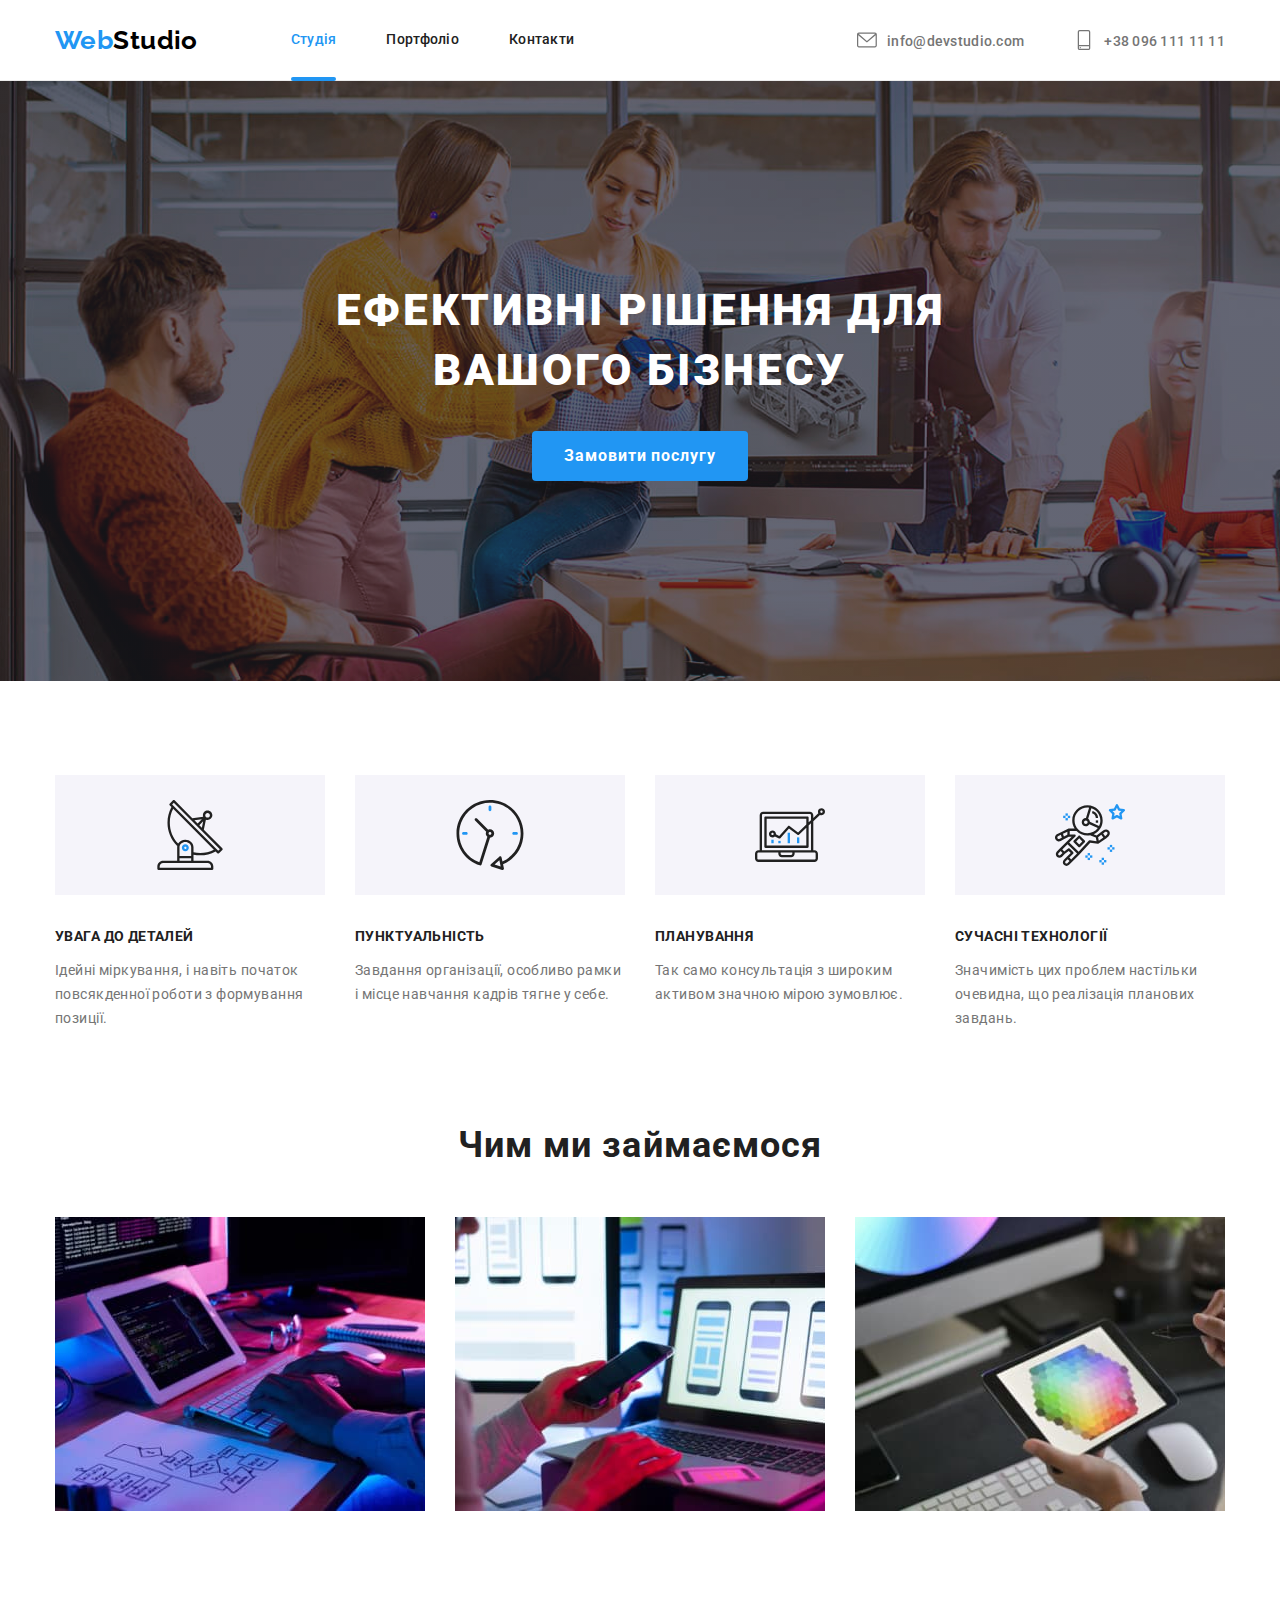
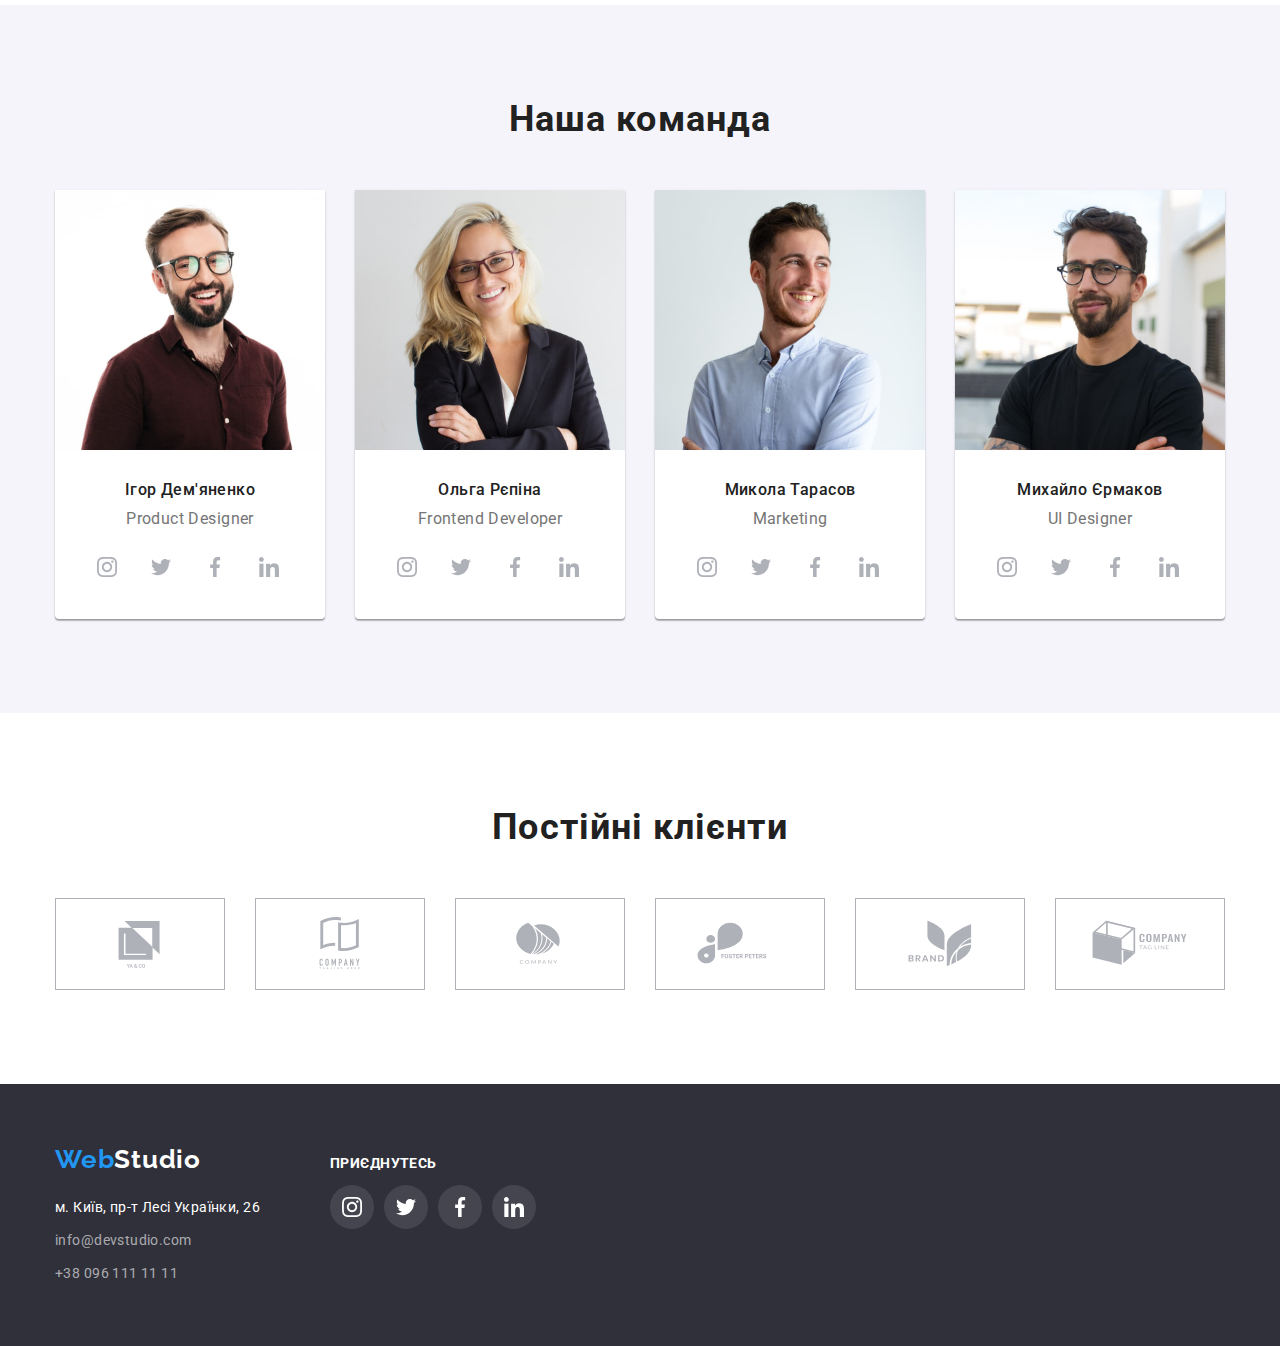
<file: index.html>
<!DOCTYPE html>
<html lang="uk">
  <head>
    <meta charset="UTF-8" />
    <meta http-equiv="X-UA-Compatible" content="IE=edge" />
    <meta name="viewport" content="width=device-width, initial-scale=1.0" />
    <link rel="preconnect" href="https://fonts.googleapis.com" />
    <link rel="preconnect" href="https://fonts.gstatic.com" crossorigin />
    <link
      href="https://fonts.googleapis.com/css2?family=Raleway:wght@700&family=Roboto:wght@400;500;700;900&display=swap"
      rel="stylesheet"
    />
    <title>Web Studio</title>
    <link
      rel="stylesheet"
      href="https://cdnjs.cloudflare.com/ajax/libs/modern-normalize/1.1.0/modern-normalize.min.css"
    />
    <link rel="stylesheet" href="./сss/styles.css" />
    <link rel="stylesheet" href="./сss/icon.css" />
  </head>
  <body>
    <!-- Heder -->
    <header class="header">
      <nav class="container header-container">
        <a lang="en" href="./index.html" class="logo"> <span class="logoweb">Web</span>Studio </a>
        <ul class="site-nav list">
          <li class="site-nav-link"><a href="./index.html" class="link curent">Студія </a></li>
          <li class="site-nav-link"><a href="./portfolio.html" class="link">Портфоліо </a></li>
          <li class="site-nav-link"><a href="Контакти" class="link">Контакти </a></li>
        </ul>
        <ul class="auth-nav list">
          <li class="nav-site icon-marg">
            <a href="mailto:info@devstudio.com" class="link-nav">
              <div>
                <svg class="icon-nav">
                  <use href="./images/symbol-defs.svg#icon-envelope"></use>
                </svg>
              </div>
              info@devstudio.com
            </a>
          </li>
          <li class="nav-site">
            <a href="tel:+380961111111" class="link-nav">
              <div>
                <svg class="icon-nav">
                  <use href="./images/symbol-defs.svg#icon-smartphone"></use>
                </svg>
              </div>
              +38 096 111 11 11
            </a>
          </li>
        </ul>
      </nav>
    </header>
    <main>
      <!-- Section 1 -->
      <section class="hero">
        <h1 class="hero-title">
          Ефективні рішення для<br />
          вашого бізнесу
        </h1>
        <!-- TO DO BUTTON -->
        <button type="button" class="button-hero button-portfolio">Замовити послугу</button>
      </section>
      <!-- hiden after -->
      <section class="textclass section">
        <h2 class="visually-hidden">Особливості</h2>
        <div class="container">
          <ul class="textsextion">
            <li class="textbox">
              <div class="icon-list">
                <svg class="antena">
                  <use href="./images/symbol-defs.svg#icon-antenna-1"></use>
                </svg>
              </div>
              <h3 class="peculiarities">УВАГА ДО ДЕТАЛЕЙ</h3>
              <p class="peculiarities-list">
                Ідейні міркування, і навіть початок повсякденної роботи з формування позиції.
              </p>
            </li>
            <li class="textbox">
              <div class="icon-list">
                <svg class="antena">
                  <use href="./images/symbol-defs.svg#icon-clock-1"></use>
                </svg>
              </div>
              <h3 class="peculiarities">ПУНКТУАЛЬНІСТЬ</h3>
              <p class="peculiarities-list">
                Завдання організації, особливо рамки і місце навчання кадрів тягне у себе.
              </p>
            </li>
            <li class="textbox">
              <div class="icon-list">
                <svg class="antena">
                  <use href="./images/symbol-defs.svg#icon-diagram-1"></use>
                </svg>
              </div>
              <h3 class="peculiarities">ПЛАНУВАННЯ</h3>
              <p class="peculiarities-list">
                Так само консультація з широким активом значною мірою зумовлює.
              </p>
            </li>
            <li class="textbox">
              <div class="icon-list">
                <svg class="antena">
                  <use href="./images/symbol-defs.svg#icon-astronaut-1"></use>
                </svg>
              </div>
              <h3 class="peculiarities">СУЧАСНІ ТЕХНОЛОГІЇ</h3>
              <p class="peculiarities-list">
                Значимість цих проблем настільки очевидна, що реалізація планових завдань.
              </p>
            </li>
          </ul>
        </div>
      </section>
      <section class="section-list">
        <div class="container">
          <h2 class="section-tittle">Чим ми займаємося</h2>
          <ul class="boxcard">
            <li class="fotowork"><img src="./images/box1.jpg" alt="Проект з 0" width="370" /></li>
            <li class="fotowork">
              <img src="./images/box2.jpg" alt="Теми на любий вибір" width="370" />
            </li>
            <li class="fotowork"><img src="./images/box3.jpg" alt="Дизайн" width="370" /></li>
          </ul>
        </div>
      </section>
      <!-- Comand -->
      <section class="section-team section">
        <div class="container">
          <h2 class="section-tittle pading-list">Наша команда</h2>
          <ul class="team-foto-link">
            <li class="team-workers">
              <img src="./images/teamcard1.jpg" alt="Дизайнер" width="270" height="260" />
              <div class="borderteam">
                <h3 class="team">Ігор Дем'яненко</h3>
                <p class="team-work">Product Designer</p>
                <div class="teamicon">
                  <ul class="list-comandos footer2">
                    <li>
                      <a href="https://www.instagram.com" class="link2">
                        <svg width="20" height="20" class="icon-footer2">
                          <use href="./images/symbol-defs.svg#icon-instagram-2"></use>
                        </svg>
                      </a>
                    </li>
                    <li>
                      <a href="https://twitter.com/" class="link2">
                        <svg width="20" height="20" class="icon-footer2">
                          <use href="./images/symbol-defs.svg#icon-twitter-1"></use>
                        </svg>
                      </a>
                    </li>
                    <li>
                      <a href="https://uk-ua.facebook.com/" class="link2">
                        <svg width="20" height="20" class="icon-footer2">
                          <use href="./images/symbol-defs.svg#icon-facebook-1"></use>
                        </svg>
                      </a>
                    </li>
                    <li>
                      <a href="https://ua.linkedin.com/" class="link2">
                        <svg width="20" height="20" class="icon-footer2">
                          <use href="./images/symbol-defs.svg#icon-linkedin-1"></use>
                        </svg>
                      </a>
                    </li>
                  </ul>
                </div>
              </div>
            </li>
            <li class="team-workers">
              <img src="./images/teamcard2.jpg" alt="Розробник" width="270" height="260" />
              <div class="borderteam">
                <h3 class="team">Ольга Рєпіна</h3>
                <p class="team-work">Frontend Developer</p>
                <div class="teamicon">
                  <ul class="list-comandos footer2">
                    <li>
                      <a href="https://www.instagram.com" class="link2">
                        <svg width="20" height="20" class="icon-footer2">
                          <use href="./images/symbol-defs.svg#icon-instagram-2"></use>
                        </svg>
                      </a>
                    </li>
                    <li>
                      <a href="https://twitter.com/" class="link2">
                        <svg width="20" height="20" class="icon-footer2">
                          <use href="./images/symbol-defs.svg#icon-twitter-1"></use>
                        </svg>
                      </a>
                    </li>
                    <li>
                      <a href="https://uk-ua.facebook.com/" class="link2">
                        <svg width="20" height="20" class="icon-footer2">
                          <use href="./images/symbol-defs.svg#icon-facebook-1"></use>
                        </svg>
                      </a>
                    </li>
                    <li>
                      <a href="https://ua.linkedin.com/" class="link2">
                        <svg width="20" height="20" class="icon-footer2">
                          <use href="./images/symbol-defs.svg#icon-linkedin-1"></use>
                        </svg>
                      </a>
                    </li>
                  </ul>
                </div>
              </div>
            </li>
            <li class="team-workers">
              <img src="./images/teamcard3.jpg" alt="Маркетинг" width="270" height="260" />
              <div class="borderteam">
                <h3 class="team">Микола Тарасов</h3>
                <p class="team-work">Marketing</p>
                <div class="teamicon">
                  <ul class="list-comandos footer2">
                    <li>
                      <a href="https://www.instagram.com" class="link2">
                        <svg width="20" height="20" class="icon-footer2">
                          <use href="./images/symbol-defs.svg#icon-instagram-2"></use>
                        </svg>
                      </a>
                    </li>
                    <li>
                      <a href="https://twitter.com/" class="link2">
                        <svg width="20" height="20" class="icon-footer2">
                          <use href="./images/symbol-defs.svg#icon-twitter-1"></use>
                        </svg>
                      </a>
                    </li>
                    <li>
                      <a href="https://uk-ua.facebook.com/" class="link2">
                        <svg width="20" height="20" class="icon-footer2">
                          <use href="./images/symbol-defs.svg#icon-facebook-1"></use>
                        </svg>
                      </a>
                    </li>
                    <li>
                      <a href="https://ua.linkedin.com/" class="link2">
                        <svg width="20" height="20" class="icon-footer2">
                          <use href="./images/symbol-defs.svg#icon-linkedin-1"></use>
                        </svg>
                      </a>
                    </li>
                  </ul>
                </div>
              </div>
            </li>
            <li class="team-workers">
              <img src="./images/teamcard4.jpg" alt="Дизайнер" width="270" height="260" />
              <div class="borderteam">
                <h3 class="team">Михайло Єрмаков</h3>
                <p class="team-work">UI Designer</p>
                <div class="teamicon">
                  <ul class="list-comandos footer2">
                    <li>
                      <a href="https://www.instagram.com" class="link2">
                        <svg width="20" height="20" class="icon-footer2">
                          <use href="./images/symbol-defs.svg#icon-instagram-2"></use>
                        </svg>
                      </a>
                    </li>
                    <li>
                      <a href="https://twitter.com/" class="link2">
                        <svg width="20" height="20" class="icon-footer2">
                          <use href="./images/symbol-defs.svg#icon-twitter-1"></use>
                        </svg>
                      </a>
                    </li>
                    <li>
                      <a href="https://uk-ua.facebook.com/" class="link2">
                        <svg width="20" height="20" class="icon-footer2">
                          <use href="./images/symbol-defs.svg#icon-facebook-1"></use>
                        </svg>
                      </a>
                    </li>
                    <li>
                      <a href="https://ua.linkedin.com/" class="link2">
                        <svg width="20" height="20" class="icon-footer2">
                          <use href="./images/symbol-defs.svg#icon-linkedin-1"></use>
                        </svg>
                      </a>
                    </li>
                  </ul>
                </div>
              </div>
            </li>
          </ul>
        </div>
      </section>
      <section class="section">
        <h2 class="section-tittle pading-list">Постійні клієнти</h2>
        <div class="container footer3">
          <ul class="list-social3">
            <li class="test1">
              <a href="./portfolio.html" class="link3">
                <svg width="160" height="60" class="icon-footer3">
                  <use href="./images/symbol-defs.svg#icon-Logo"></use>
                </svg>
              </a>
            </li>
            <li class="test1">
              <a href="./portfolio.html" class="link3">
                <svg width="160" height="60" class="icon-footer3">
                  <use href="./images/symbol-defs.svg#icon-Logo-1"></use>
                </svg>
              </a>
            </li>
            <li class="test1">
              <a href="./portfolio.html" class="link3">
                <svg width="160" height="60" class="icon-footer3">
                  <use href="./images/symbol-defs.svg#icon-Logo-2"></use>
                </svg>
              </a>
            </li>
            <li class="test1">
              <a href="./portfolio.html" class="link3">
                <svg width="160" height="60" class="icon-footer3">
                  <use href="./images/symbol-defs.svg#icon-Logo-3"></use>
                </svg>
              </a>
            </li>
            <li class="test1">
              <a href="./portfolio.html" class="link3">
                <svg width="160" height="60" class="icon-footer3">
                  <use href="./images/symbol-defs.svg#icon-Logo-4"></use>
                </svg>
              </a>
            </li>
            <li class="test1">
              <a href="./portfolio.html" class="link3">
                <svg width="160" height="60" class="icon-footer3">
                  <use href="./images/symbol-defs.svg#icon-Logo-5"></use>
                </svg>
              </a>
            </li>
          </ul>
        </div>
      </section>
    </main>
    <!-- adress -->
    <footer class="footerbg">
      <div class="container container-foter">
        <div class="adresscont">
          <div class="logoclas">
            <a lang="en" href="./index.html" class="logofot">
              <span class="logo-fotweb">Web</span>Studio</a
            >
          </div>
          <address>
            <div class="conteiner-fot">
              <ul class="footer-nav list">
                <li class="navadress">
                  <a
                    href="https://goo.gl/maps/pRwfF4WAniWBqefx9"
                    target="_blank"
                    rel="noreferrer nofollow noopener"
                    class="footer-link navigation"
                    >м. Київ, пр-т Лесі Українки, 26
                  </a>
                </li>
                <li class="navadress">
                  <a href="mailto:info@devstudio.com" class="footer-link">info@devstudio.com</a>
                </li>
                <li class="navadress">
                  <a href="tel:+380961111111" class="footer-link">+38 096 111 11 11</a>
                </li>
              </ul>
            </div>
          </address>
        </div>
        <div class="conect footer1">
          <p class="fottext">Приєднутесь</p>
          <ul class="list-social">
            <li>
              <a href="https://www.instagram.com" class="link1">
                <svg width="20" height="20" class="icon-footer1">
                  <use href="./images/symbol-defs.svg#icon-instagram-2"></use>
                </svg>
              </a>
            </li>
            <li>
              <a href="https://twitter.com/" class="link1">
                <svg width="20" height="20" class="icon-footer1">
                  <use href="./images/symbol-defs.svg#icon-twitter-1"></use>
                </svg>
              </a>
            </li>
            <li>
              <a href="https://uk-ua.facebook.com/" class="link1">
                <svg width="20" height="20" class="icon-footer1">
                  <use href="./images/symbol-defs.svg#icon-facebook-1"></use>
                </svg>
              </a>
            </li>
            <li>
              <a href="https://ua.linkedin.com/" class="link1">
                <svg width="20" height="20" class="icon-footer1">
                  <use href="./images/symbol-defs.svg#icon-linkedin-1"></use>
                </svg>
              </a>
            </li>
          </ul>
        </div>
      </div>
    </footer>
  </body>
</html>
</file>
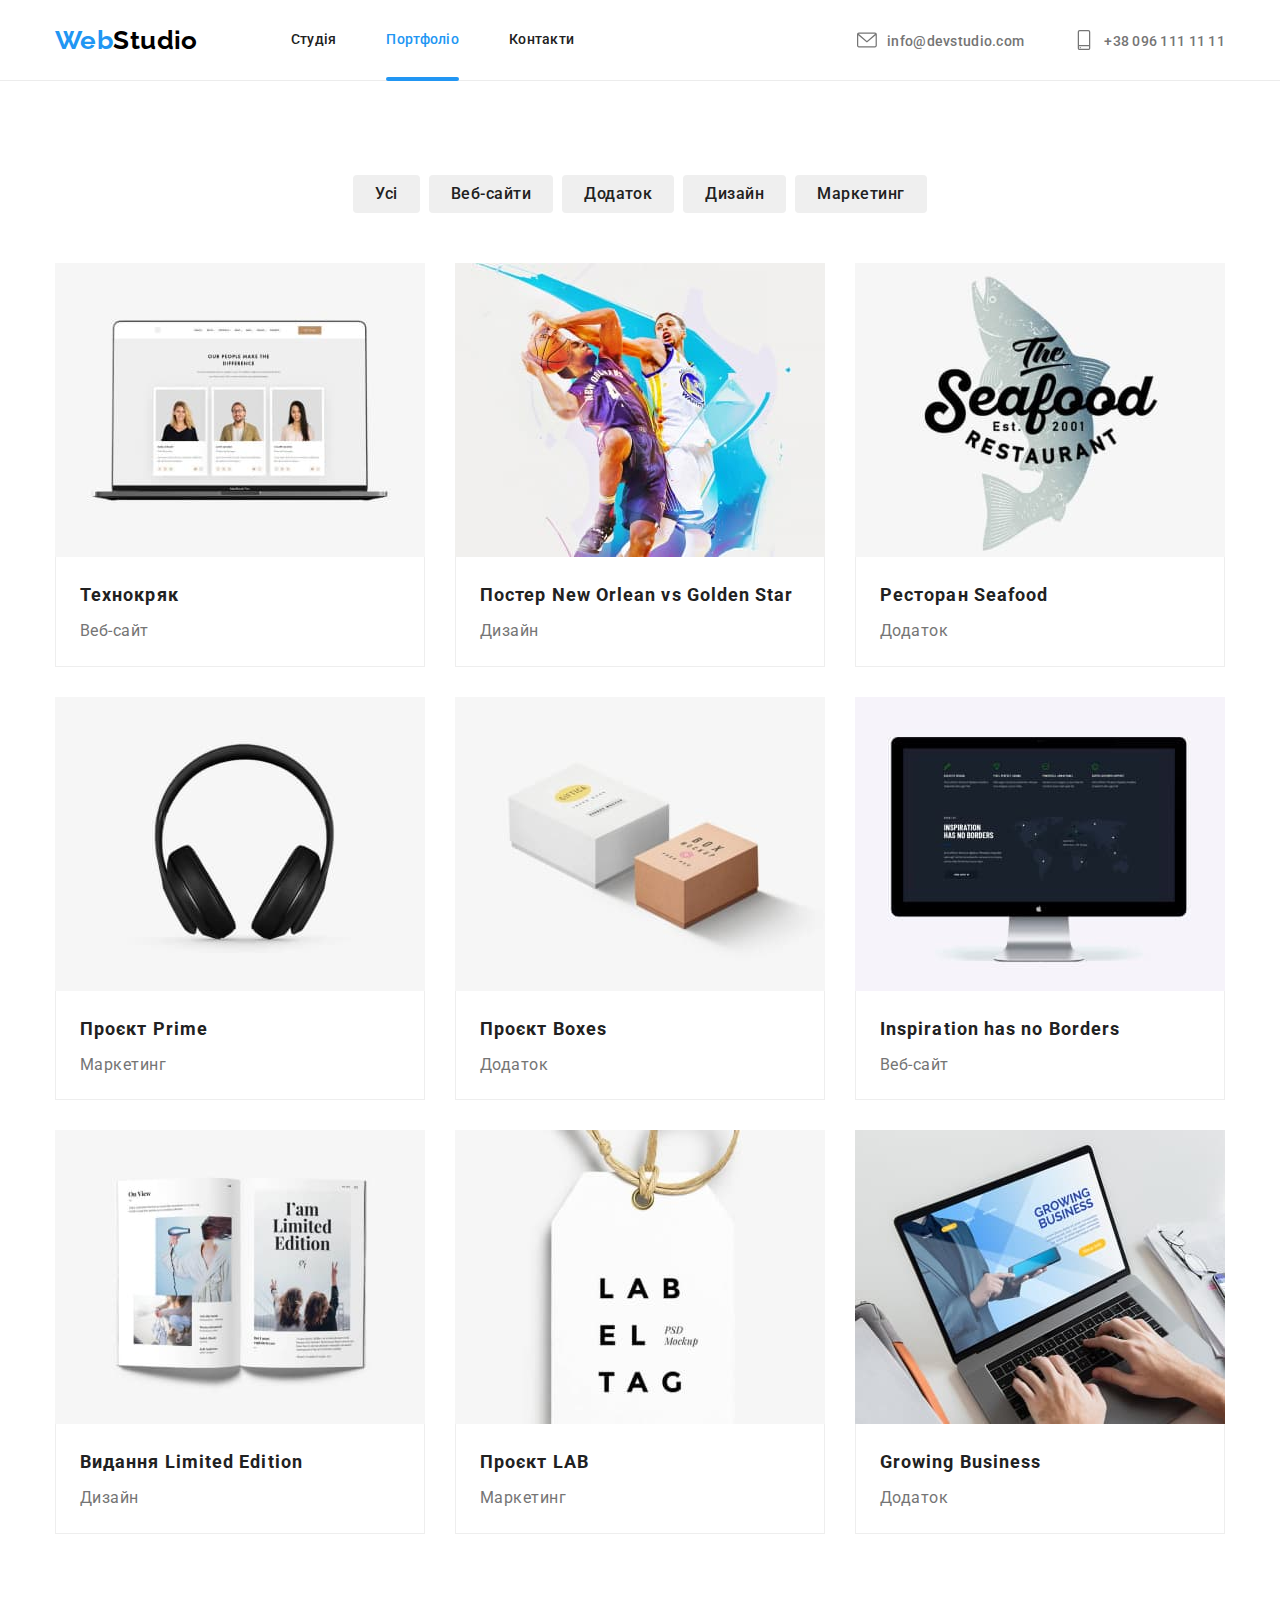
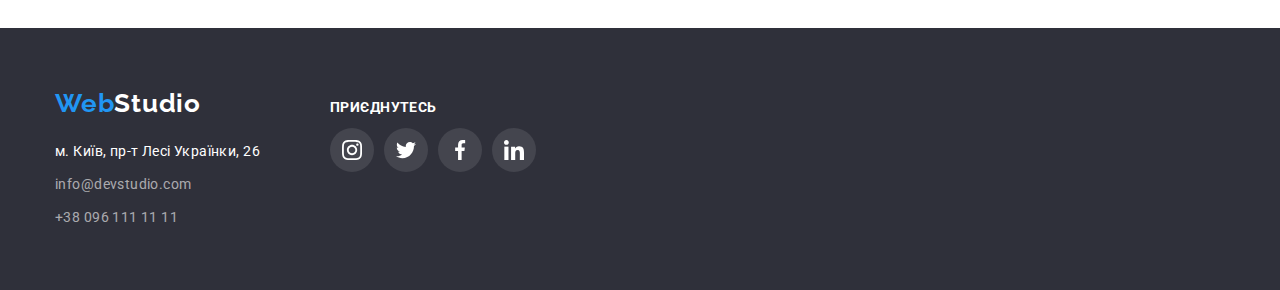
<file: portfolio.html>
<!DOCTYPE html>
<html lang="uk">
  <head>
    <meta charset="UTF-8" />
    <meta http-equiv="X-UA-Compatible" content="IE=edge" />
    <meta name="viewport" content="width=device-width, initial-scale=1.0" />
    <link rel="preconnect" href="https://fonts.googleapis.com" />
    <link rel="preconnect" href="https://fonts.gstatic.com" crossorigin />
    <link
      href="https://fonts.googleapis.com/css2?family=Raleway:wght@700&family=Roboto:wght@400;500;700;900&display=swap"
      rel="stylesheet"
    />
    <title>Web Studio</title>
    <link
      rel="stylesheet"
      href="https://cdnjs.cloudflare.com/ajax/libs/modern-normalize/1.1.0/modern-normalize.min.css"
    />
    <link rel="stylesheet" href="./сss/styles.css" />
    <link rel="stylesheet" href="./сss/icon.css" />
  </head>
  <body>
    <!-- Heder -->
    <header class="header">
      <nav class="container header-container">
        <a lang="en" href="./index.html" class="logo"> <span class="logoweb">Web</span>Studio </a>
        <ul class="site-nav list">
          <li class="site-nav-link"><a href="./index.html" class="link">Студія </a></li>
          <li class="site-nav-link">
            <a href="./portfolio.html" class="link curent">Портфоліо </a>
          </li>
          <li class="site-nav-link"><a href="Контакти" class="link">Контакти </a></li>
        </ul>
        <ul class="auth-nav list">
          <li class="nav-site icon-marg">
            <a href="mailto:info@devstudio.com" class="link-nav">
              <div>
                <svg class="icon-nav">
                  <use href="./images/symbol-defs.svg#icon-envelope"></use>
                </svg>
              </div>
              info@devstudio.com
            </a>
          </li>
          <li class="nav-site">
            <a href="tel:+380961111111" class="link-nav">
              <div>
                <svg class="icon-nav">
                  <use href="./images/symbol-defs.svg#icon-smartphone"></use>
                </svg>
              </div>
              +38 096 111 11 11
            </a>
          </li>
        </ul>
      </nav>
    </header>
    <main>
      <section class="section">
        <div class="container">
          <h1 class="visually-hidden">Фільтри</h1>
          <ul class="button list button-ul">
            <li class="button-li"><button type="button" class="button-portfolio">Усі</button></li>
            <li class="button-li">
              <button type="button" class="button-portfolio">Веб-сайти</button>
            </li>
            <li class="button-li">
              <button type="button" class="button-portfolio">Додаток</button>
            </li>
            <li class="button-li">
              <button type="button" class="button-portfolio">Дизайн</button>
            </li>
            <li class="button-li">
              <button type="button" class="button-portfolio">Маркетинг</button>
            </li>
          </ul>

          <ul class="foto-link">
            <li class="flex-elements">
              <a href="" class="link-filter">
                <div class="animation-portfolio">
                  <img src="./images/img1.jpg" alt="Веб-сайт" width="370" height="295" />
                  <p class="portfolio-text">
                    Ресурс пропонує комплексні пропозиції з різним рівнем функціоналу та сервісів.
                    Все це дозволить відвідувачу отримати вичерпні відомості про компанію чи
                    приватну особу.
                  </p>
                </div>
                <div class="border-foto">
                  <h2 class="filter">Технокряк</h2>
                  <p class="filter-foto">Веб-сайт</p>
                </div>
              </a>
            </li>
            <li class="flex-elements">
              <a href="" class="link-filter"
                ><img src="./images/img2.jpg" alt="Дизайн" width="370" height="295" />
                <div class="border-foto">
                  <h2 class="filter">Постер New Orlean vs Golden Star</h2>
                  <p class="filter-foto">Дизайн</p>
                </div></a
              >
            </li>
            <li class="flex-elements">
              <a href="" class="link-filter"
                ><img src="./images/img3.jpg" alt="Додаток" width="370" height="295" />
                <div class="border-foto">
                  <h2 class="filter">Ресторан Seafood</h2>
                  <p class="filter-foto">Додаток</p>
                </div></a
              >
            </li>
            <li class="flex-elements">
              <a href="" class="link-filter"
                ><img src="./images/img4.jpg" alt="Маркетинг" width="370" height="295" />
                <div class="border-foto">
                  <h2 class="filter">Проєкт Prime</h2>
                  <p class="filter-foto">Маркетинг</p>
                </div>
              </a>
            </li>
            <li class="flex-elements">
              <a href="" class="link-filter"
                ><img src="./images/img5.jpg" alt="Додаток" width="370" height="295" />
                <div class="border-foto">
                  <h2 class="filter">Проєкт Boxes</h2>
                  <p class="filter-foto">Додаток</p>
                </div></a
              >
            </li>
            <li class="flex-elements">
              <a href="" class="link-filter"
                ><img src="./images/img6.jpg" alt="Веб-сайт" width="370" height="295" />
                <div class="border-foto">
                  <h2 class="filter">Inspiration has no Borders</h2>
                  <p class="filter-foto">Веб-сайт</p>
                </div></a
              >
            </li>
            <li class="flex-elements">
              <a href="" class="link-filter"
                ><img src="./images/img7.jpg" alt="Дизайн" width="370" height="295" />
                <div class="border-foto">
                  <h2 class="filter">Видання Limited Edition</h2>
                  <p class="filter-foto">Дизайн</p>
                </div></a
              >
            </li>
            <li class="flex-elements">
              <a href="" class="link-filter"
                ><img src="./images/img8.jpg" alt="Маркетинг" width="370" height="295" />
                <div class="border-foto">
                  <h2 class="filter">Проєкт LAB</h2>
                  <p class="filter-foto">Маркетинг</p>
                </div></a
              >
            </li>
            <li class="flex-elements">
              <a href="" class="link-filter"
                ><img src="./images/img9.jpg" alt="Веб-сайт" width="370" height="295" />
                <div class="border-foto">
                  <h2 class="filter">Growing Business</h2>
                  <p class="filter-foto">Додаток</p>
                </div></a
              >
            </li>
          </ul>
        </div>
      </section>
    </main>
    <!-- adress -->
    <footer class="footerbg">
      <div class="container container-foter">
        <div class="adresscont">
          <div class="logoclas">
            <a lang="en" href="./index.html" class="logofot">
              <span class="logo-fotweb">Web</span>Studio</a
            >
          </div>
          <address>
            <div class="conteiner-fot">
              <ul class="footer-nav list">
                <li class="navadress">
                  <a
                    href="https://goo.gl/maps/pRwfF4WAniWBqefx9"
                    target="_blank"
                    rel="noreferrer nofollow noopener"
                    class="footer-link navigation"
                    >м. Київ, пр-т Лесі Українки, 26
                  </a>
                </li>
                <li class="navadress">
                  <a href="mailto:info@devstudio.com" class="footer-link">info@devstudio.com</a>
                </li>
                <li class="navadress">
                  <a href="tel:+380961111111" class="footer-link">+38 096 111 11 11</a>
                </li>
              </ul>
            </div>
          </address>
        </div>
        <div class="conect footer1">
          <p class="fottext">Приєднутесь</p>
          <ul class="list-social">
            <li>
              <a href="https://www.instagram.com" class="link1">
                <svg width="20" height="20" class="icon-footer1">
                  <use href="./images/symbol-defs.svg#icon-instagram-2"></use>
                </svg>
              </a>
            </li>
            <li>
              <a href="https://twitter.com/" class="link1">
                <svg width="20" height="20" class="icon-footer1">
                  <use href="./images/symbol-defs.svg#icon-twitter-1"></use>
                </svg>
              </a>
            </li>
            <li>
              <a href="https://uk-ua.facebook.com/" class="link1">
                <svg width="20" height="20" class="icon-footer1">
                  <use href="./images/symbol-defs.svg#icon-facebook-1"></use>
                </svg>
              </a>
            </li>
            <li>
              <a href="https://ua.linkedin.com/" class="link1">
                <svg width="20" height="20" class="icon-footer1">
                  <use href="./images/symbol-defs.svg#icon-linkedin-1"></use>
                </svg>
              </a>
            </li>
          </ul>
        </div>
      </div>
    </footer>
  </body>
</html>
</file>
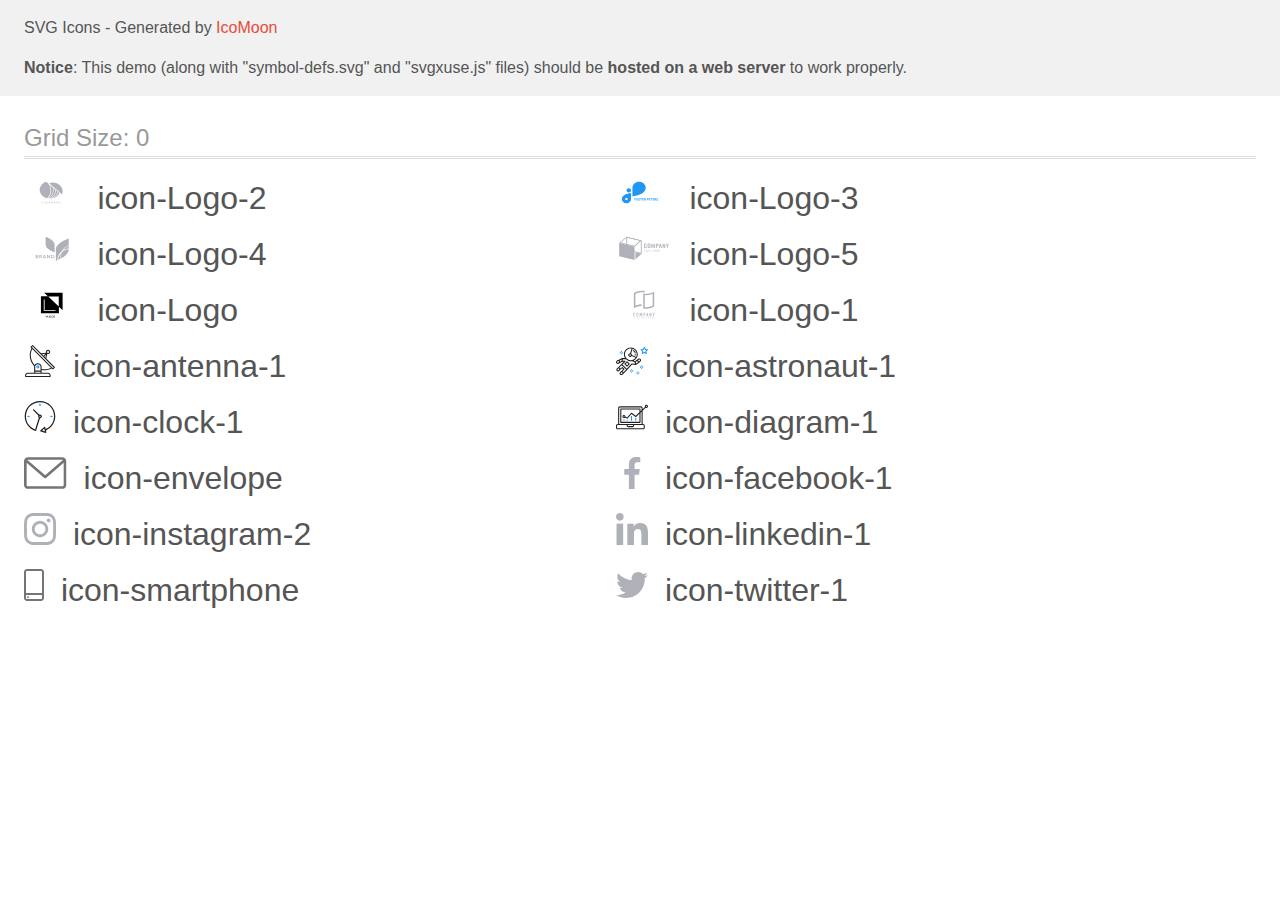
<file: icomoon/demo-external-svg.html>
<!doctype html>
<html>
<head>
    <title>IcoMoon - SVG Icons</title>
    <meta charset="utf-8">
    <meta name="viewport" content="width=device-width, initial-scale=1">
    <link rel="stylesheet" href="demo-files/demo.css">
    <link rel="stylesheet" href="style.css">
</head>
<body>
<header class="bgc1 clearfix">
<div class="mhl">
    <p>SVG Icons - Generated by <a href="https://icomoon.io/app">IcoMoon</a></p><p><strong>Notice</strong>: This demo (along with "symbol-defs.svg" and "svgxuse.js" files) should be <b>hosted on a web server</b> to work properly.</p>
</div>
</header>
    <div class="clearfix mhl ptl">
        <h1 class="mvm mtn fgc1">Grid Size: 0</h1>
        <div class="glyph fs1">
            <div class="clearfix pbs">
                <svg class="icon icon-Logo-2"><use xlink:href="symbol-defs.svg#icon-Logo-2"></use></svg><span class="name"> icon-Logo-2</span>
            </div>
        </div>
        <div class="glyph fs1">
            <div class="clearfix pbs">
                <svg class="icon icon-Logo-3"><use xlink:href="symbol-defs.svg#icon-Logo-3"></use></svg><span class="name"> icon-Logo-3</span>
            </div>
        </div>
        <div class="glyph fs1">
            <div class="clearfix pbs">
                <svg class="icon icon-Logo-4"><use xlink:href="symbol-defs.svg#icon-Logo-4"></use></svg><span class="name"> icon-Logo-4</span>
            </div>
        </div>
        <div class="glyph fs1">
            <div class="clearfix pbs">
                <svg class="icon icon-Logo-5"><use xlink:href="symbol-defs.svg#icon-Logo-5"></use></svg><span class="name"> icon-Logo-5</span>
            </div>
        </div>
        <div class="glyph fs1">
            <div class="clearfix pbs">
                <svg class="icon icon-Logo"><use xlink:href="symbol-defs.svg#icon-Logo"></use></svg><span class="name"> icon-Logo</span>
            </div>
        </div>
        <div class="glyph fs1">
            <div class="clearfix pbs">
                <svg class="icon icon-Logo-1"><use xlink:href="symbol-defs.svg#icon-Logo-1"></use></svg><span class="name"> icon-Logo-1</span>
            </div>
        </div>
        <div class="glyph fs1">
            <div class="clearfix pbs">
                <svg class="icon icon-antenna-1"><use xlink:href="symbol-defs.svg#icon-antenna-1"></use></svg><span class="name"> icon-antenna-1</span>
            </div>
        </div>
        <div class="glyph fs1">
            <div class="clearfix pbs">
                <svg class="icon icon-astronaut-1"><use xlink:href="symbol-defs.svg#icon-astronaut-1"></use></svg><span class="name"> icon-astronaut-1</span>
            </div>
        </div>
        <div class="glyph fs1">
            <div class="clearfix pbs">
                <svg class="icon icon-clock-1"><use xlink:href="symbol-defs.svg#icon-clock-1"></use></svg><span class="name"> icon-clock-1</span>
            </div>
        </div>
        <div class="glyph fs1">
            <div class="clearfix pbs">
                <svg class="icon icon-diagram-1"><use xlink:href="symbol-defs.svg#icon-diagram-1"></use></svg><span class="name"> icon-diagram-1</span>
            </div>
        </div>
        <div class="glyph fs1">
            <div class="clearfix pbs">
                <svg class="icon icon-envelope"><use xlink:href="symbol-defs.svg#icon-envelope"></use></svg><span class="name"> icon-envelope</span>
            </div>
        </div>
        <div class="glyph fs1">
            <div class="clearfix pbs">
                <svg class="icon icon-facebook-1"><use xlink:href="symbol-defs.svg#icon-facebook-1"></use></svg><span class="name"> icon-facebook-1</span>
            </div>
        </div>
        <div class="glyph fs1">
            <div class="clearfix pbs">
                <svg class="icon icon-instagram-2"><use xlink:href="symbol-defs.svg#icon-instagram-2"></use></svg><span class="name"> icon-instagram-2</span>
            </div>
        </div>
        <div class="glyph fs1">
            <div class="clearfix pbs">
                <svg class="icon icon-linkedin-1"><use xlink:href="symbol-defs.svg#icon-linkedin-1"></use></svg><span class="name"> icon-linkedin-1</span>
            </div>
        </div>
        <div class="glyph fs1">
            <div class="clearfix pbs">
                <svg class="icon icon-smartphone"><use xlink:href="symbol-defs.svg#icon-smartphone"></use></svg><span class="name"> icon-smartphone</span>
            </div>
        </div>
        <div class="glyph fs1">
            <div class="clearfix pbs">
                <svg class="icon icon-twitter-1"><use xlink:href="symbol-defs.svg#icon-twitter-1"></use></svg><span class="name"> icon-twitter-1</span>
            </div>
        </div>
  </div>
<script defer src="svgxuse.js"></script>
</body>
</html>
</file>
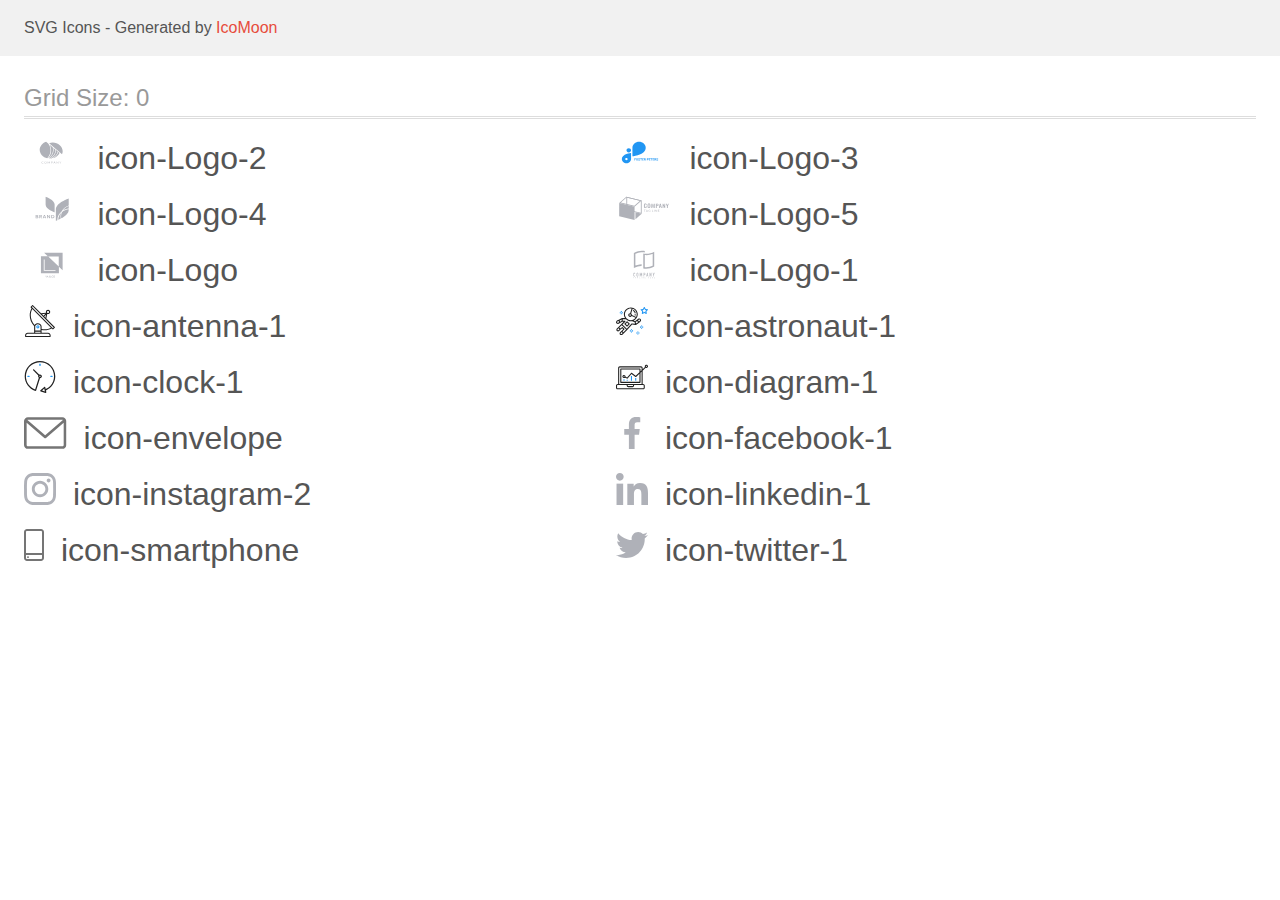
<file: icomoon/demo.html>
<!doctype html>
<html>
<head>
    <title>IcoMoon - SVG Icons</title>
    <meta charset="utf-8">
    <meta name="viewport" content="width=device-width, initial-scale=1">
    <link rel="stylesheet" href="demo-files/demo.css">
    <link rel="stylesheet" href="style.css">
</head>
<body>
<svg aria-hidden="true" style="position: absolute; width: 0; height: 0; overflow: hidden;" version="1.1" xmlns="http://www.w3.org/2000/svg" xmlns:xlink="http://www.w3.org/1999/xlink">
<defs>
<symbol id="icon-Logo-2" viewBox="0 0 57 32">
<path fill="#afb1b8" style="fill: var(--color1, #afb1b8)" d="M19.417 26.187c0.008 0 0.017 0.002 0.025 0.005s0.015 0.007 0.020 0.013l0.116 0.111c-0.090 0.090-0.202 0.162-0.327 0.211-0.147 0.053-0.305 0.079-0.464 0.076-0.149 0.003-0.298-0.021-0.436-0.071-0.125-0.045-0.237-0.113-0.329-0.2-0.094-0.089-0.166-0.194-0.212-0.308-0.051-0.127-0.076-0.261-0.074-0.396-0.002-0.135 0.025-0.27 0.080-0.397 0.051-0.115 0.127-0.22 0.225-0.308 0.099-0.087 0.218-0.155 0.349-0.201 0.143-0.048 0.296-0.072 0.449-0.071 0.143-0.003 0.285 0.019 0.417 0.064 0.115 0.043 0.221 0.104 0.313 0.178l-0.097 0.119c-0.007 0.008-0.015 0.016-0.025 0.021-0.012 0.007-0.025 0.010-0.039 0.009-0.015-0.001-0.030-0.005-0.042-0.013l-0.052-0.032-0.073-0.040c-0.031-0.015-0.064-0.028-0.097-0.039-0.043-0.013-0.087-0.024-0.132-0.032-0.057-0.009-0.115-0.013-0.173-0.013-0.111-0.001-0.22 0.017-0.323 0.053-0.096 0.034-0.182 0.084-0.253 0.149-0.073 0.069-0.128 0.15-0.164 0.238-0.041 0.101-0.061 0.207-0.060 0.313-0.002 0.108 0.018 0.216 0.060 0.318 0.035 0.087 0.090 0.167 0.161 0.236 0.067 0.064 0.149 0.114 0.241 0.147 0.095 0.034 0.197 0.051 0.3 0.050 0.059 0.001 0.119-0.003 0.177-0.010 0.096-0.010 0.188-0.039 0.269-0.085 0.041-0.023 0.079-0.049 0.115-0.078 0.015-0.012 0.035-0.020 0.055-0.020v0z"></path>
<path fill="#afb1b8" style="fill: var(--color1, #afb1b8)" d="M22.776 25.629c0.002 0.134-0.025 0.267-0.078 0.393-0.047 0.114-0.122 0.218-0.219 0.305s-0.214 0.155-0.344 0.2c-0.285 0.094-0.599 0.094-0.884 0-0.129-0.046-0.245-0.114-0.342-0.201-0.097-0.089-0.172-0.194-0.221-0.308-0.105-0.255-0.105-0.533 0-0.787 0.050-0.115 0.125-0.22 0.221-0.31 0.097-0.084 0.214-0.15 0.342-0.193 0.284-0.096 0.6-0.096 0.884 0 0.129 0.046 0.246 0.114 0.343 0.201 0.096 0.088 0.17 0.191 0.22 0.304 0.054 0.127 0.080 0.261 0.078 0.395zM22.47 25.629c0.002-0.107-0.016-0.214-0.055-0.316-0.033-0.087-0.086-0.168-0.156-0.236-0.068-0.065-0.152-0.116-0.246-0.149-0.207-0.069-0.436-0.069-0.643 0-0.094 0.033-0.178 0.084-0.246 0.149-0.071 0.068-0.125 0.149-0.157 0.236-0.074 0.206-0.074 0.426 0 0.632 0.033 0.087 0.086 0.168 0.157 0.236 0.068 0.065 0.152 0.115 0.246 0.148 0.207 0.067 0.435 0.067 0.643 0 0.093-0.033 0.177-0.083 0.246-0.148 0.070-0.069 0.123-0.149 0.156-0.236 0.039-0.102 0.058-0.209 0.055-0.316v0z"></path>
<path fill="#afb1b8" style="fill: var(--color1, #afb1b8)" d="M25.067 25.96l0.030 0.071c0.012-0.025 0.022-0.048 0.033-0.071 0.011-0.024 0.024-0.047 0.038-0.070l0.743-1.174c0.015-0.020 0.028-0.033 0.042-0.037 0.020-0.005 0.040-0.007 0.061-0.006h0.22v1.909h-0.26v-1.404c0-0.018 0-0.038 0-0.059-0.001-0.022-0.001-0.044 0-0.066l-0.747 1.19c-0.009 0.018-0.025 0.033-0.044 0.043s-0.041 0.016-0.064 0.016h-0.042c-0.023 0-0.045-0.005-0.064-0.016s-0.034-0.026-0.044-0.044l-0.769-1.198c0 0.023 0 0.046 0 0.068s0 0.043 0 0.061v1.404h-0.252v-1.905h0.22c0.021-0.001 0.041 0.001 0.061 0.006 0.018 0.008 0.032 0.021 0.041 0.037l0.759 1.175c0.015 0.022 0.028 0.045 0.038 0.068v0z"></path>
<path fill="#afb1b8" style="fill: var(--color1, #afb1b8)" d="M27.864 25.865v0.715h-0.291v-1.906h0.649c0.122-0.002 0.244 0.012 0.362 0.042 0.094 0.023 0.181 0.064 0.256 0.119 0.065 0.052 0.114 0.116 0.145 0.187 0.034 0.078 0.051 0.161 0.049 0.244 0.001 0.084-0.017 0.167-0.054 0.244-0.035 0.073-0.089 0.138-0.157 0.191-0.075 0.057-0.162 0.1-0.257 0.126-0.113 0.031-0.232 0.046-0.35 0.044l-0.352-0.005zM27.864 25.66h0.352c0.076 0.001 0.153-0.009 0.225-0.029 0.060-0.018 0.115-0.046 0.163-0.082 0.044-0.035 0.078-0.078 0.099-0.126 0.024-0.051 0.036-0.105 0.035-0.16 0.003-0.053-0.007-0.106-0.029-0.155s-0.057-0.094-0.102-0.13c-0.111-0.075-0.251-0.112-0.391-0.102h-0.352v0.786z"></path>
<path fill="#afb1b8" style="fill: var(--color1, #afb1b8)" d="M31.772 26.583h-0.23c-0.023 0.001-0.046-0.006-0.064-0.018-0.017-0.012-0.029-0.027-0.038-0.044l-0.198-0.461h-0.993l-0.205 0.461c-0.008 0.017-0.020 0.032-0.036 0.043-0.018 0.013-0.042 0.020-0.065 0.019h-0.23l0.872-1.909h0.302l0.884 1.909zM30.333 25.874h0.82l-0.346-0.777c-0.026-0.058-0.048-0.118-0.065-0.179l-0.034 0.1c-0.010 0.030-0.022 0.058-0.032 0.081l-0.343 0.776z"></path>
<path fill="#afb1b8" style="fill: var(--color1, #afb1b8)" d="M33.029 24.682c0.017 0.008 0.032 0.020 0.044 0.034l1.272 1.439c0-0.023 0-0.046 0-0.067s0-0.043 0-0.063v-1.352h0.26v1.909h-0.145c-0.021 0.001-0.041-0.003-0.060-0.011-0.018-0.009-0.034-0.021-0.047-0.035l-1.271-1.438c0.001 0.022 0.001 0.044 0 0.066 0 0.021 0 0.040 0 0.058v1.361h-0.26v-1.909h0.154c0.018-0 0.036 0.003 0.052 0.009v0z"></path>
<path fill="#afb1b8" style="fill: var(--color1, #afb1b8)" d="M36.748 25.823v0.758h-0.291v-0.758l-0.804-1.15h0.26c0.022-0.001 0.045 0.005 0.063 0.016 0.016 0.012 0.029 0.027 0.039 0.043l0.503 0.742c0.020 0.032 0.038 0.061 0.052 0.088s0.026 0.054 0.036 0.081l0.038-0.082c0.014-0.030 0.031-0.059 0.049-0.087l0.496-0.747c0.010-0.015 0.023-0.028 0.038-0.040 0.017-0.013 0.040-0.020 0.063-0.019h0.263l-0.806 1.155z"></path>
<path fill="#afb1b8" style="fill: var(--color1, #afb1b8)" d="M24.923 21.47c0.127 0.014 0.255 0.025 0.384 0.035 1.962-0.763 3.622-2.011 4.772-3.588s1.74-3.415 1.695-5.282l-2.162-1.879c0.44 1.988 0.234 4.043-0.594 5.935s-2.245 3.547-4.094 4.779v0z"></path>
<path fill="#afb1b8" style="fill: var(--color1, #afb1b8)" d="M24.151 21.383l0.058 0.010c1.975-1.228 3.482-2.942 4.323-4.921s0.981-4.133 0.4-6.181l-3.080-2.676c1.246 2.2 1.747 4.661 1.446 7.098s-1.393 4.75-3.147 6.67v0z"></path>
<path fill="#afb1b8" style="fill: var(--color1, #afb1b8)" d="M34.596 14.841c-0.523 2.052-1.794 3.902-3.624 5.276-0.534 0.404-1.111 0.763-1.722 1.074 1.49-0.38 2.859-1.053 4.003-1.966s2.030-2.042 2.592-3.3l-1.249-1.084z"></path>
<path fill="#afb1b8" style="fill: var(--color1, #afb1b8)" d="M34.106 14.539l-1.778-1.545c-0.034 1.762-0.61 3.483-1.669 4.986s-2.562 2.731-4.352 3.559h0.009c0.399-0 0.798-0.021 1.194-0.062 1.673-0.593 3.151-1.537 4.303-2.748s1.94-2.65 2.295-4.189v0z"></path>
<path fill="#afb1b8" style="fill: var(--color1, #afb1b8)" d="M24.409 6.486l-2.122-1.846c-1.897 0.637-3.528 1.756-4.68 3.212s-1.772 3.179-1.778 4.946v0c0.007 1.952 0.763 3.846 2.149 5.383s3.322 2.628 5.501 3.101c1.946-2.060 3.085-4.605 3.252-7.266s-0.647-5.299-2.323-7.53v0z"></path>
<path fill="#afb1b8" style="fill: var(--color1, #afb1b8)" d="M39.008 14.255c-0.008-2.316-1.070-4.535-2.955-6.173s-4.439-2.561-7.105-2.567v0c-1.232-0.001-2.453 0.196-3.602 0.582l12.99 11.286c0.445-0.998 0.673-2.058 0.672-3.128v0z"></path>
</symbol>
<symbol id="icon-Logo-3" viewBox="0 0 57 32">
<path fill="#2196f3" style="fill: var(--color2, #2196f3)" d="M12.878 11.255h-0.002c-1.279 0-2.316 0.921-2.316 2.058v0.001c0 1.137 1.037 2.058 2.316 2.058h0.002c1.279 0 2.316-0.921 2.316-2.058v-0.001c0-1.137-1.037-2.058-2.316-2.058z"></path>
<path fill="#2196f3" style="fill: var(--color2, #2196f3)" d="M29.971 10.597c-0.004-1.579-0.711-3.092-1.967-4.208s-2.958-1.745-4.735-1.749v0c-1.777 0.003-3.48 0.631-4.737 1.748s-1.964 2.63-1.968 4.209v0 8.706c0 0 13.405-1.327 13.406-8.704v-0.001z"></path>
<path fill="#2196f3" style="fill: var(--color2, #2196f3)" d="M5.867 22.16c0.003 1.098 0.496 2.151 1.369 2.928s2.058 1.215 3.294 1.218v0c1.236-0.003 2.42-0.441 3.294-1.218s1.366-1.829 1.37-2.927v0-6.057c0 0-9.327 0.924-9.327 6.056zM10.53 23.245c-0.242 0-0.478-0.064-0.678-0.183s-0.357-0.289-0.45-0.487c-0.092-0.198-0.117-0.417-0.069-0.627s0.163-0.404 0.334-0.556c0.171-0.152 0.388-0.255 0.625-0.297s0.482-0.020 0.706 0.062c0.223 0.082 0.414 0.221 0.548 0.4s0.206 0.388 0.206 0.603c0.001 0.143-0.031 0.284-0.092 0.417s-0.151 0.252-0.264 0.353c-0.114 0.101-0.248 0.182-0.397 0.236s-0.308 0.083-0.468 0.083v-0.004z"></path>
<path fill="#2196f3" style="fill: var(--color2, #2196f3)" d="M19.956 22.647h-0.9v0.93h-0.469v-2.275h1.481v0.38h-1.012v0.588h0.9v0.378zM22.209 22.491c0 0.224-0.040 0.42-0.119 0.589s-0.193 0.299-0.341 0.391c-0.147 0.092-0.316 0.137-0.506 0.137-0.189 0-0.357-0.045-0.505-0.136s-0.262-0.22-0.344-0.387c-0.081-0.169-0.122-0.363-0.123-0.581v-0.112c0-0.224 0.040-0.421 0.12-0.591 0.081-0.171 0.195-0.302 0.342-0.392 0.148-0.092 0.317-0.137 0.506-0.137s0.358 0.046 0.505 0.137c0.148 0.091 0.262 0.221 0.342 0.392 0.081 0.17 0.122 0.366 0.122 0.589v0.102zM21.734 22.388c0-0.238-0.043-0.42-0.128-0.544s-0.207-0.186-0.366-0.186c-0.157 0-0.279 0.061-0.364 0.184-0.085 0.122-0.129 0.301-0.13 0.538v0.111c0 0.232 0.043 0.412 0.128 0.541s0.208 0.192 0.369 0.192c0.157 0 0.278-0.061 0.363-0.184 0.084-0.124 0.127-0.304 0.128-0.541v-0.111zM23.73 22.98c0-0.089-0.031-0.156-0.094-0.203-0.063-0.048-0.175-0.098-0.337-0.15-0.163-0.053-0.291-0.105-0.386-0.156-0.258-0.14-0.387-0.328-0.387-0.564 0-0.123 0.034-0.232 0.103-0.328 0.070-0.097 0.169-0.172 0.298-0.227 0.13-0.054 0.276-0.081 0.438-0.081 0.163 0 0.307 0.030 0.434 0.089 0.127 0.058 0.226 0.141 0.295 0.248s0.106 0.229 0.106 0.366h-0.469c0-0.104-0.033-0.185-0.098-0.242s-0.158-0.087-0.277-0.087c-0.115 0-0.204 0.024-0.267 0.073-0.064 0.048-0.095 0.111-0.095 0.191 0 0.074 0.037 0.136 0.111 0.186 0.075 0.050 0.185 0.097 0.33 0.141 0.267 0.080 0.461 0.18 0.583 0.298s0.183 0.267 0.183 0.444c0 0.197-0.075 0.352-0.223 0.464-0.149 0.111-0.349 0.167-0.602 0.167-0.175 0-0.334-0.032-0.478-0.095-0.144-0.065-0.254-0.153-0.33-0.264s-0.113-0.241-0.113-0.388h0.47c0 0.251 0.15 0.377 0.45 0.377 0.111 0 0.198-0.022 0.261-0.067 0.063-0.046 0.094-0.109 0.094-0.191zM26.231 21.682h-0.697v1.895h-0.469v-1.895h-0.687v-0.38h1.853v0.38zM27.869 22.591h-0.9v0.609h1.056v0.377h-1.525v-2.275h1.522v0.38h-1.053v0.542h0.9v0.367zM29.142 22.744h-0.373v0.833h-0.469v-2.275h0.845c0.269 0 0.476 0.060 0.622 0.18s0.219 0.289 0.219 0.508c0 0.155-0.034 0.285-0.102 0.389-0.067 0.103-0.168 0.185-0.305 0.247l0.492 0.93v0.022h-0.503l-0.427-0.833zM28.769 22.365h0.378c0.118 0 0.209-0.030 0.273-0.089 0.065-0.060 0.097-0.143 0.097-0.248 0-0.107-0.031-0.192-0.092-0.253-0.060-0.061-0.154-0.092-0.28-0.092h-0.377v0.683zM31.609 22.775v0.802h-0.469v-2.275h0.887c0.171 0 0.321 0.031 0.45 0.094s0.23 0.152 0.3 0.267c0.070 0.115 0.105 0.245 0.105 0.392 0 0.223-0.077 0.399-0.23 0.528-0.152 0.128-0.363 0.192-0.633 0.192h-0.411zM31.609 22.396h0.419c0.124 0 0.218-0.029 0.283-0.088 0.066-0.058 0.098-0.142 0.098-0.25 0-0.111-0.033-0.202-0.098-0.27s-0.156-0.104-0.272-0.106h-0.43v0.714zM34.575 22.591h-0.9v0.609h1.056v0.377h-1.525v-2.275h1.522v0.38h-1.053v0.542h0.9v0.367zM36.75 21.682h-0.697v1.895h-0.469v-1.895h-0.688v-0.38h1.853v0.38zM38.387 22.591h-0.9v0.609h1.056v0.377h-1.525v-2.275h1.522v0.38h-1.053v0.542h0.9v0.367zM39.661 22.744h-0.373v0.833h-0.469v-2.275h0.845c0.269 0 0.476 0.060 0.622 0.18s0.219 0.289 0.219 0.508c0 0.155-0.034 0.285-0.102 0.389-0.067 0.103-0.168 0.185-0.305 0.247l0.492 0.93v0.022h-0.503l-0.427-0.833zM39.287 22.365h0.378c0.118 0 0.209-0.030 0.273-0.089 0.065-0.060 0.097-0.143 0.097-0.248 0-0.107-0.031-0.192-0.092-0.253-0.060-0.061-0.154-0.092-0.28-0.092h-0.377v0.683zM42.042 22.98c0-0.089-0.031-0.156-0.094-0.203-0.063-0.048-0.175-0.098-0.337-0.15-0.163-0.053-0.291-0.105-0.386-0.156-0.258-0.14-0.388-0.328-0.388-0.564 0-0.123 0.034-0.232 0.103-0.328 0.070-0.097 0.169-0.172 0.298-0.227 0.13-0.054 0.276-0.081 0.438-0.081 0.163 0 0.307 0.030 0.434 0.089 0.127 0.058 0.226 0.141 0.295 0.248 0.071 0.107 0.106 0.229 0.106 0.366h-0.469c0-0.104-0.033-0.185-0.098-0.242s-0.158-0.087-0.277-0.087c-0.115 0-0.204 0.024-0.267 0.073-0.064 0.048-0.095 0.111-0.095 0.191 0 0.074 0.037 0.136 0.111 0.186 0.075 0.050 0.185 0.097 0.33 0.141 0.267 0.080 0.461 0.18 0.583 0.298s0.183 0.267 0.183 0.444c0 0.197-0.074 0.352-0.223 0.464-0.149 0.111-0.349 0.167-0.602 0.167-0.175 0-0.334-0.032-0.478-0.095-0.144-0.065-0.254-0.153-0.33-0.264-0.075-0.111-0.112-0.241-0.112-0.388h0.47c0 0.251 0.15 0.377 0.45 0.377 0.111 0 0.198-0.022 0.261-0.067 0.063-0.046 0.094-0.109 0.094-0.191z"></path>
</symbol>
<symbol id="icon-Logo-4" viewBox="0 0 57 32">
<path fill="#afb1b8" style="fill: var(--color1, #afb1b8)" d="M14.27 23.859c0.13 0.147 0.199 0.332 0.196 0.521 0.007 0.123-0.017 0.247-0.070 0.361s-0.132 0.216-0.233 0.297c-0.252 0.175-0.565 0.26-0.881 0.24h-1.549v-3.302h1.517c0.299-0.018 0.596 0.059 0.84 0.219 0.098 0.075 0.176 0.17 0.227 0.277s0.074 0.224 0.068 0.341c0.009 0.182-0.054 0.361-0.176 0.505-0.118 0.131-0.28 0.222-0.462 0.258 0.205 0.034 0.391 0.134 0.523 0.282v0zM12.454 23.36h0.648c0.147 0.010 0.294-0.029 0.412-0.11 0.049-0.040 0.087-0.090 0.111-0.146s0.034-0.116 0.028-0.176c0.005-0.060-0.005-0.12-0.029-0.175s-0.061-0.106-0.108-0.147c-0.122-0.083-0.273-0.123-0.425-0.111h-0.638v0.866zM13.578 24.627c0.052-0.041 0.093-0.093 0.12-0.151s0.038-0.121 0.034-0.184c0.004-0.064-0.008-0.127-0.035-0.186s-0.069-0.111-0.121-0.153c-0.127-0.086-0.283-0.128-0.44-0.119h-0.68v0.908h0.689c0.155 0.008 0.309-0.032 0.435-0.114v0z"></path>
<path fill="#afb1b8" style="fill: var(--color1, #afb1b8)" d="M17.371 25.278l-0.844-1.291h-0.317v1.291h-0.726v-3.302h1.374c0.346-0.022 0.689 0.078 0.957 0.281 0.192 0.179 0.308 0.415 0.327 0.666s-0.061 0.499-0.224 0.7c-0.17 0.178-0.401 0.296-0.655 0.336l0.898 1.32h-0.789zM16.21 23.538h0.594c0.412 0 0.618-0.167 0.618-0.5 0.004-0.068-0.007-0.136-0.033-0.2s-0.066-0.122-0.118-0.171c-0.13-0.099-0.298-0.147-0.467-0.134h-0.601l0.007 1.005z"></path>
<path fill="#afb1b8" style="fill: var(--color1, #afb1b8)" d="M21.339 24.614h-1.446l-0.255 0.665h-0.761l1.328-3.265h0.823l1.323 3.265h-0.761l-0.25-0.665zM21.145 24.114l-0.529-1.394-0.529 1.394h1.057z"></path>
<path fill="#afb1b8" style="fill: var(--color1, #afb1b8)" d="M26.305 25.278h-0.721l-1.616-2.245v2.245h-0.719v-3.302h0.719l1.616 2.258v-2.258h0.721v3.302z"></path>
<path fill="#afb1b8" style="fill: var(--color1, #afb1b8)" d="M30.417 24.488c-0.149 0.249-0.376 0.452-0.652 0.582-0.314 0.145-0.662 0.217-1.013 0.208h-1.283v-3.302h1.283c0.351-0.008 0.698 0.061 1.013 0.203 0.276 0.127 0.503 0.328 0.652 0.576 0.148 0.269 0.226 0.565 0.226 0.866s-0.077 0.598-0.226 0.866v0zM29.593 24.409c0.206-0.219 0.319-0.499 0.319-0.788s-0.113-0.569-0.319-0.788c-0.249-0.199-0.573-0.3-0.902-0.281h-0.5v2.137h0.5c0.329 0.019 0.654-0.082 0.902-0.281z"></path>
<path fill="#afb1b8" style="fill: var(--color1, #afb1b8)" d="M21.79 3.609c0 0 9.301 3.215 9.103 7.867v7.869c0 0-9.294-3.217-9.1-7.869l-0.004-7.867z"></path>
<path fill="#afb1b8" style="fill: var(--color1, #afb1b8)" d="M39.179 17.503c1.757-1.107 3.788-1.792 5.909-1.994v-2.463c-2.444 0.862-4.517 2.426-5.909 4.457v0z"></path>
<path fill="#afb1b8" style="fill: var(--color1, #afb1b8)" d="M38.124 18.245c1.438-2.651 3.93-4.696 6.964-5.715v-7.098c0 0-13.245 4.58-12.965 11.205v11.203c0 0 0.59-0.205 1.519-0.589 0-0.358 0-0.719 0.042-1.082 0.274-3.076 1.871-5.926 4.44-7.924v0z"></path>
<path fill="#afb1b8" style="fill: var(--color1, #afb1b8)" d="M36.864 22.407c0.070-0.777 0.225-1.546 0.463-2.294-1.599 1.725-2.568 3.866-2.77 6.122-0.019 0.213-0.030 0.426-0.035 0.645 0.752-0.331 1.628-0.744 2.548-1.229-0.235-1.067-0.304-2.159-0.206-3.244v0z"></path>
<path fill="#afb1b8" style="fill: var(--color1, #afb1b8)" d="M37.391 22.447c-0.088 0.982-0.033 1.969 0.164 2.938 3.619-1.983 7.685-5.046 7.528-8.748v-0.323c-2.585 0.265-5.004 1.3-6.885 2.946-0.44 1.020-0.712 2.094-0.807 3.188v0z"></path>
</symbol>
<symbol id="icon-Logo-5" viewBox="0 0 57 32">
<path fill="#afb1b8" style="fill: var(--color1, #afb1b8)" d="M28.493 14.618c-0.236-0.315-0.349-0.686-0.323-1.061v-1.538c0-0.471 0.107-0.83 0.321-1.075s0.581-0.367 1.102-0.366c0.489 0 0.836 0.104 1.042 0.313 0.224 0.266 0.333 0.592 0.308 0.92v0.361h-0.875v-0.366c0.003-0.12-0.005-0.24-0.025-0.358-0.013-0.081-0.057-0.156-0.125-0.213-0.090-0.061-0.203-0.091-0.317-0.083-0.12-0.008-0.239 0.024-0.333 0.088-0.076 0.063-0.127 0.145-0.145 0.235-0.025 0.126-0.037 0.253-0.034 0.38v1.866c-0.014 0.18 0.025 0.36 0.112 0.524 0.044 0.055 0.104 0.099 0.175 0.127s0.149 0.038 0.226 0.029c0.112 0.008 0.223-0.022 0.31-0.084 0.071-0.061 0.117-0.141 0.13-0.227 0.020-0.124 0.030-0.249 0.027-0.374v-0.379h0.875v0.346c0.025 0.342-0.082 0.682-0.303 0.967-0.201 0.228-0.544 0.343-1.047 0.343s-0.884-0.122-1.1-0.375z"></path>
<path fill="#afb1b8" style="fill: var(--color1, #afb1b8)" d="M32.137 14.633c-0.221-0.239-0.332-0.588-0.332-1.050v-1.617c0-0.457 0.11-0.802 0.332-1.037s0.591-0.351 1.109-0.35c0.515 0 0.882 0.117 1.103 0.35 0.221 0.235 0.333 0.58 0.333 1.037v1.617c0 0.457-0.112 0.807-0.337 1.048s-0.591 0.361-1.1 0.361c-0.509 0-0.886-0.122-1.109-0.36zM33.654 14.245c0.079-0.15 0.115-0.314 0.105-0.479v-1.98c0.010-0.161-0.025-0.322-0.103-0.469-0.044-0.057-0.106-0.101-0.179-0.129s-0.152-0.037-0.231-0.027c-0.079-0.009-0.159 0-0.231 0.028s-0.135 0.072-0.18 0.129c-0.080 0.146-0.116 0.308-0.105 0.469v1.99c-0.011 0.165 0.025 0.329 0.105 0.479 0.051 0.050 0.114 0.091 0.185 0.119s0.147 0.042 0.225 0.042c0.078 0 0.154-0.014 0.225-0.042s0.134-0.068 0.185-0.119v-0.009z"></path>
<path fill="#afb1b8" style="fill: var(--color1, #afb1b8)" d="M35.735 10.626h0.942l0.708 2.984 0.725-2.984h0.917l0.092 4.308h-0.678l-0.072-2.994-0.699 2.994h-0.544l-0.725-3.005-0.067 3.005h-0.685l0.085-4.308z"></path>
<path fill="#afb1b8" style="fill: var(--color1, #afb1b8)" d="M40.176 10.626h1.468c0.846 0 1.268 0.408 1.268 1.223 0 0.781-0.445 1.171-1.335 1.17h-0.5v1.915h-0.906l0.005-4.308zM41.43 12.467c0.090 0.010 0.18 0.003 0.266-0.021s0.165-0.063 0.232-0.115c0.104-0.146 0.15-0.316 0.13-0.486 0.005-0.131-0.010-0.263-0.044-0.391-0.013-0.043-0.036-0.083-0.067-0.118s-0.070-0.065-0.114-0.087c-0.126-0.052-0.265-0.076-0.404-0.069h-0.352v1.287h0.352z"></path>
<path fill="#afb1b8" style="fill: var(--color1, #afb1b8)" d="M44.218 10.626h0.973l0.998 4.308h-0.844l-0.197-0.993h-0.868l-0.203 0.993h-0.857l0.998-4.308zM45.050 13.441l-0.339-1.808-0.339 1.808h0.678z"></path>
<path fill="#afb1b8" style="fill: var(--color1, #afb1b8)" d="M46.996 10.626h0.634l1.214 2.457v-2.457h0.752v4.308h-0.603l-1.221-2.565v2.565h-0.777l0.002-4.308z"></path>
<path fill="#afb1b8" style="fill: var(--color1, #afb1b8)" d="M51.357 13.291l-1.009-2.659h0.85l0.616 1.708 0.578-1.708h0.832l-0.997 2.659v1.642h-0.87v-1.642z"></path>
<path fill="#afb1b8" style="fill: var(--color1, #afb1b8)" d="M29.892 16.817v0.225h-0.739v1.75h-0.31v-1.75h-0.743v-0.225h1.792z"></path>
<path fill="#afb1b8" style="fill: var(--color1, #afb1b8)" d="M32.209 18.793h-0.239c-0.024 0.001-0.048-0.005-0.067-0.019-0.018-0.011-0.032-0.027-0.040-0.045l-0.214-0.469h-1.026l-0.214 0.469c-0.006 0.020-0.017 0.038-0.033 0.053-0.019 0.013-0.043 0.020-0.067 0.019h-0.239l0.906-1.976h0.315l0.917 1.968zM30.709 18.059h0.855l-0.362-0.804c-0.027-0.061-0.049-0.123-0.067-0.186-0.013 0.038-0.024 0.073-0.034 0.105l-0.033 0.083-0.359 0.802z"></path>
<path fill="#afb1b8" style="fill: var(--color1, #afb1b8)" d="M33.771 18.599c0.057 0.003 0.114 0.003 0.17 0 0.049-0.004 0.097-0.012 0.145-0.023 0.044-0.009 0.088-0.021 0.13-0.036 0.040-0.014 0.080-0.031 0.121-0.048v-0.444h-0.362c-0.009 0-0.018-0.001-0.026-0.003s-0.016-0.007-0.023-0.012c-0.006-0.004-0.011-0.010-0.014-0.016s-0.005-0.013-0.004-0.020v-0.152h0.703v0.757c-0.057 0.035-0.118 0.067-0.181 0.094-0.065 0.028-0.132 0.050-0.201 0.067-0.074 0.019-0.15 0.032-0.227 0.041-0.088 0.008-0.176 0.013-0.264 0.012-0.156 0.001-0.311-0.024-0.457-0.073-0.136-0.047-0.259-0.117-0.362-0.206-0.101-0.090-0.18-0.196-0.234-0.313-0.057-0.131-0.085-0.27-0.083-0.41-0.002-0.141 0.026-0.281 0.082-0.413 0.052-0.117 0.132-0.224 0.234-0.313 0.103-0.089 0.227-0.159 0.362-0.205 0.155-0.050 0.32-0.075 0.486-0.074 0.084-0 0.169 0.006 0.252 0.017 0.074 0.010 0.146 0.027 0.216 0.050 0.063 0.021 0.124 0.047 0.181 0.078 0.056 0.031 0.108 0.065 0.158 0.103l-0.087 0.122c-0.007 0.011-0.017 0.021-0.029 0.027s-0.027 0.010-0.041 0.010c-0.020-0.001-0.040-0.006-0.056-0.016-0.027-0.013-0.056-0.028-0.089-0.047-0.038-0.021-0.079-0.039-0.121-0.053-0.054-0.019-0.11-0.033-0.167-0.044-0.076-0.012-0.153-0.018-0.23-0.017-0.12-0.001-0.238 0.017-0.35 0.055-0.101 0.035-0.192 0.088-0.266 0.156-0.075 0.071-0.132 0.155-0.169 0.246-0.081 0.214-0.081 0.445 0 0.659 0.040 0.093 0.101 0.178 0.181 0.249 0.074 0.068 0.164 0.121 0.265 0.156 0.115 0.034 0.237 0.047 0.359 0.039v0z"></path>
<path fill="#afb1b8" style="fill: var(--color1, #afb1b8)" d="M36.659 18.567h0.989v0.225h-1.292v-1.976h0.31l-0.007 1.75z"></path>
<path fill="#afb1b8" style="fill: var(--color1, #afb1b8)" d="M38.678 18.792h-0.31v-1.976h0.31v1.976z"></path>
<path fill="#afb1b8" style="fill: var(--color1, #afb1b8)" d="M39.83 16.826c0.018 0.009 0.034 0.021 0.047 0.036l1.324 1.489c-0.002-0.023-0.002-0.047 0-0.070 0-0.022 0-0.044 0-0.064v-1.408h0.27v1.984h-0.156c-0.023 0.002-0.046-0.002-0.067-0.011-0.019-0.010-0.035-0.023-0.049-0.038l-1.323-1.488c0 0.023 0 0.045 0 0.067s0 0.042 0 0.061v1.408h-0.259v-1.976h0.161c0.017 0 0.035 0.003 0.051 0.009v0z"></path>
<path fill="#afb1b8" style="fill: var(--color1, #afb1b8)" d="M43.753 16.817v0.217h-1.098v0.652h0.89v0.21h-0.89v0.674h1.098v0.217h-1.417v-1.971h1.417z"></path>
<path fill="#afb1b8" style="fill: var(--color1, #afb1b8)" d="M11.286 4.616l13.757 3.372v11.818l-13.757-3.371v-11.819zM10.404 3.609v13.401l15.52 3.806v-13.399l-15.52-3.807z"></path>
<path fill="#afb1b8" style="fill: var(--color1, #afb1b8)" d="M18.722 27.036l-15.522-3.809v-13.399l15.522 3.807v13.401z"></path>
<path fill="#afb1b8" style="fill: var(--color1, #afb1b8)" d="M10.661 4.465l13.578 3.33-5.774 4.987-13.58-3.332 5.776-4.985zM10.404 3.609l-7.204 6.219 15.522 3.807 7.202-6.219-15.52-3.807z"></path>
<path fill="#afb1b8" style="fill: var(--color1, #afb1b8)" d="M19.595 26.282l6.329-5.465-6.329-1.553v7.018z"></path>
</symbol>
<symbol id="icon-Logo" viewBox="0 0 57 32">
<path fill="#afb1b8" style="fill: var(--color1, #afb1b8)" d="M20.267 3.733l3.738 3.538-6.938-0.004v17.166h18.133v-6.564l3.733 3.534v-17.671h-18.667zM35.036 17.455l-10.597-10.032h10.597v10.032zM31.746 21.923h-11.81v-11.545h0.835v10.764h10.975v0.782zM22.725 26.72l-0.436 0.898-0.436-0.898h-0.366l0.637 1.198v0.698h0.331v-0.698l0.635-1.198h-0.365zM23.273 28.615l0.154-0.441h0.734l0.155 0.441h0.344l-0.717-1.896h-0.296l-0.716 1.896h0.342zM23.794 27.122l0.275 0.786h-0.549l0.275-0.786zM25.531 27.863c-0.048 0.073-0.072 0.153-0.072 0.241 0 0.16 0.056 0.29 0.168 0.389s0.263 0.148 0.451 0.148 0.349-0.051 0.484-0.152l0.107 0.126h0.367l-0.279-0.329c0.109-0.149 0.164-0.341 0.164-0.574h-0.275c0 0.128-0.026 0.243-0.079 0.348l-0.366-0.432 0.129-0.094c0.091-0.066 0.157-0.132 0.197-0.198s0.060-0.14 0.060-0.219c0-0.12-0.044-0.22-0.133-0.301s-0.201-0.122-0.339-0.122c-0.153 0-0.274 0.043-0.365 0.13s-0.135 0.203-0.135 0.352c0 0.061 0.014 0.124 0.043 0.189s0.081 0.144 0.155 0.237c-0.141 0.101-0.235 0.188-0.283 0.262zM26.386 28.282c-0.093 0.071-0.193 0.107-0.299 0.107-0.095 0-0.17-0.027-0.227-0.082s-0.085-0.126-0.085-0.214c0-0.102 0.052-0.192 0.156-0.271l0.040-0.029 0.414 0.488zM26.046 27.442c-0.089-0.11-0.134-0.202-0.134-0.275 0-0.063 0.018-0.116 0.055-0.158s0.085-0.063 0.147-0.063c0.057 0 0.105 0.018 0.142 0.053s0.056 0.077 0.056 0.126c0 0.075-0.027 0.136-0.081 0.184l-0.040 0.033-0.145 0.099zM29.132 28.472c0.13-0.114 0.205-0.272 0.224-0.474h-0.328c-0.017 0.135-0.059 0.232-0.124 0.29s-0.162 0.087-0.292 0.087c-0.142 0-0.249-0.054-0.323-0.161s-0.109-0.264-0.109-0.469v-0.168c0.002-0.202 0.041-0.355 0.117-0.46s0.188-0.158 0.331-0.158c0.123 0 0.217 0.030 0.28 0.091s0.104 0.158 0.12 0.294h0.328c-0.021-0.207-0.095-0.368-0.223-0.482s-0.296-0.171-0.505-0.171c-0.155 0-0.293 0.037-0.411 0.111s-0.209 0.179-0.272 0.315c-0.063 0.136-0.095 0.294-0.095 0.473v0.177c0.003 0.174 0.035 0.328 0.098 0.46s0.151 0.234 0.266 0.306c0.115 0.071 0.249 0.107 0.4 0.107 0.216 0 0.389-0.056 0.52-0.169zM31.068 28.206c0.064-0.141 0.096-0.304 0.096-0.49v-0.105c-0.001-0.185-0.034-0.347-0.099-0.486s-0.158-0.247-0.277-0.32c-0.119-0.075-0.256-0.112-0.41-0.112s-0.292 0.038-0.411 0.113c-0.119 0.075-0.211 0.183-0.277 0.324s-0.098 0.305-0.098 0.49v0.107c0.001 0.181 0.034 0.342 0.099 0.48s0.159 0.246 0.279 0.322c0.121 0.075 0.258 0.112 0.411 0.112 0.155 0 0.293-0.037 0.411-0.112s0.212-0.183 0.276-0.323zM30.716 27.135c0.080 0.112 0.12 0.273 0.12 0.483v0.099c0 0.214-0.040 0.376-0.119 0.487s-0.19 0.167-0.336 0.167c-0.144 0-0.257-0.057-0.339-0.171s-0.121-0.275-0.121-0.483v-0.109c0.002-0.204 0.043-0.362 0.122-0.473s0.192-0.168 0.335-0.168c0.146 0 0.258 0.056 0.337 0.168z"></path>
</symbol>
<symbol id="icon-Logo-1" viewBox="0 0 57 32">
<path fill="#afb1b8" style="fill: var(--color1, #afb1b8)" d="M26.727 3.165h-0.073c-0.112-0.007-0.224-0.010-0.336-0.012v0h-0.243c-0.212 0-0.428 0.005-0.642 0.016-0.016-0.001-0.032-0.001-0.049 0-1.944 0.11-3.848 0.596-5.609 1.431l-0.231 0.111v11.809l0.54-0.183c0.474-0.163 0.978-0.309 1.5-0.445 1.411-0.362 2.861-0.555 4.317-0.574v1.551c-0.193 0.001-0.38 0.007-0.568 0.016h-0.045c-1.121 0.061-2.233 0.232-3.322 0.51-1.378 0.345-2.708 0.863-3.957 1.542v-15.145c1.298-0.757 2.695-1.325 4.151-1.688 1.278-0.33 2.593-0.5 3.913-0.504h0.228c0.273 0.007 0.538 0.019 0.788 0.038 0.658 0.046 1.31 0.15 1.95 0.311v1.527c-0.621-0.145-1.253-0.24-1.889-0.285-0.013-0.001-0.026-0.002-0.039-0.003-0.132-0.011-0.263-0.022-0.386-0.022zM29.415 4.726c0.339 0.026 0.689 0.038 1.044 0.038 1.388-0.005 2.769-0.182 4.114-0.528 1.378-0.346 2.706-0.865 3.956-1.543v14.875c-1.298 0.756-2.696 1.325-4.153 1.688-1.279 0.329-2.593 0.498-3.913 0.503-1 0.008-1.997-0.11-2.968-0.35v-14.971c0.229 0.053 0.465 0.102 0.706 0.142 0.394 0.066 0.81 0.115 1.214 0.145zM36.985 4.841l-0.54 0.182c-0.497 0.167-0.997 0.316-1.5 0.449-1.465 0.377-2.971 0.57-4.483 0.575-0.352 0-0.676-0.010-0.989-0.030l-0.43-0.028v12.148l0.37 0.033c0.343 0.030 0.696 0.045 1.052 0.045 1.191-0.005 2.377-0.159 3.531-0.457 0.95-0.238 1.874-0.57 2.759-0.991l0.231-0.111v-11.813z"></path>
<path fill="#afb1b8" style="fill: var(--color1, #afb1b8)" d="M19.060 24.113c-0.078-0.080-0.171-0.144-0.274-0.186s-0.214-0.061-0.326-0.057c-0.119-0.002-0.237 0.021-0.347 0.065-0.101 0.040-0.193 0.101-0.27 0.178s-0.135 0.17-0.174 0.271c-0.042 0.107-0.063 0.22-0.062 0.335v2.023c-0.005 0.143 0.022 0.284 0.080 0.415 0.048 0.104 0.117 0.196 0.202 0.271 0.081 0.068 0.176 0.117 0.278 0.144 0.098 0.028 0.2 0.042 0.302 0.042 0.113 0.001 0.224-0.023 0.326-0.070 0.101-0.044 0.193-0.108 0.27-0.187 0.075-0.079 0.135-0.171 0.177-0.271 0.043-0.102 0.065-0.212 0.065-0.323v-0.226h-0.529v0.18c0.002 0.062-0.009 0.123-0.031 0.18-0.017 0.043-0.043 0.082-0.077 0.114-0.033 0.026-0.070 0.046-0.111 0.058-0.036 0.012-0.073 0.018-0.111 0.019-0.047 0.006-0.095-0.002-0.139-0.021s-0.081-0.049-0.11-0.088c-0.050-0.081-0.074-0.176-0.070-0.271v-1.887c-0.003-0.105 0.019-0.208 0.065-0.302 0.027-0.043 0.066-0.077 0.112-0.098s0.097-0.030 0.147-0.024c0.046-0.002 0.091 0.008 0.132 0.028s0.077 0.049 0.104 0.086c0.059 0.078 0.090 0.173 0.088 0.271v0.175h0.524v-0.206c0.001-0.121-0.021-0.241-0.065-0.354-0.039-0.106-0.099-0.203-0.177-0.285v0z"></path>
<path fill="#afb1b8" style="fill: var(--color1, #afb1b8)" d="M22.202 24.090c-0.169-0.142-0.381-0.221-0.602-0.222-0.108 0-0.215 0.020-0.316 0.057-0.103 0.037-0.198 0.093-0.279 0.165-0.088 0.079-0.158 0.175-0.205 0.283-0.053 0.124-0.079 0.257-0.077 0.392v1.941c-0.004 0.137 0.023 0.272 0.077 0.397 0.048 0.104 0.118 0.197 0.205 0.271 0.081 0.075 0.176 0.133 0.279 0.171 0.101 0.037 0.208 0.056 0.316 0.057s0.215-0.020 0.316-0.057c0.105-0.038 0.202-0.096 0.286-0.171 0.084-0.076 0.152-0.168 0.2-0.271 0.054-0.125 0.081-0.261 0.077-0.397v-1.941c0.003-0.135-0.024-0.268-0.077-0.392-0.047-0.107-0.115-0.203-0.2-0.283v0zM21.955 26.706c0.004 0.052-0.003 0.104-0.021 0.152s-0.047 0.092-0.084 0.128c-0.070 0.059-0.158 0.091-0.249 0.091s-0.179-0.032-0.249-0.091c-0.037-0.036-0.066-0.080-0.084-0.128s-0.025-0.101-0.021-0.152v-1.941c-0.004-0.052 0.003-0.104 0.021-0.152s0.047-0.092 0.084-0.128c0.070-0.059 0.158-0.091 0.249-0.091s0.179 0.032 0.249 0.091c0.037 0.036 0.066 0.080 0.084 0.128s0.025 0.101 0.021 0.152v1.941z"></path>
<path fill="#afb1b8" style="fill: var(--color1, #afb1b8)" d="M26.329 27.573v-3.674h-0.509l-0.668 1.945h-0.009l-0.673-1.945h-0.503v3.674h0.525v-2.235h0.009l0.514 1.58h0.262l0.518-1.58h0.009v2.235h0.525z"></path>
<path fill="#afb1b8" style="fill: var(--color1, #afb1b8)" d="M29.311 24.157c-0.081-0.091-0.183-0.16-0.297-0.201-0.123-0.040-0.251-0.059-0.38-0.057h-0.78v3.674h0.523v-1.435h0.27c0.163 0.007 0.326-0.027 0.472-0.1 0.119-0.066 0.218-0.163 0.287-0.281 0.061-0.098 0.101-0.206 0.12-0.32 0.021-0.138 0.030-0.278 0.028-0.418 0.005-0.176-0.012-0.353-0.051-0.525-0.035-0.127-0.101-0.243-0.193-0.338v0zM29.041 25.277c-0.002 0.067-0.019 0.132-0.049 0.191-0.030 0.056-0.077 0.102-0.135 0.129-0.078 0.035-0.162 0.050-0.247 0.046h-0.239v-1.249h0.27c0.081-0.004 0.162 0.012 0.236 0.046 0.054 0.031 0.097 0.079 0.123 0.136 0.029 0.065 0.044 0.134 0.046 0.205 0 0.077 0 0.159 0 0.244s0.005 0.174 0 0.252h-0.005z"></path>
<path fill="#afb1b8" style="fill: var(--color1, #afb1b8)" d="M31.791 23.899h-0.429l-0.809 3.674h0.523l0.154-0.789h0.714l0.154 0.789h0.524l-0.83-3.674zM31.308 26.283l0.258-1.332h0.009l0.256 1.332h-0.524z"></path>
<path fill="#afb1b8" style="fill: var(--color1, #afb1b8)" d="M35.173 26.112h-0.009l-0.791-2.213h-0.503v3.674h0.523v-2.209h0.011l0.8 2.209h0.492v-3.674h-0.523v2.213z"></path>
<path fill="#afb1b8" style="fill: var(--color1, #afb1b8)" d="M38.372 23.899l-0.421 1.461h-0.011l-0.421-1.461h-0.554l0.719 2.121v1.553h0.524v-1.553l0.719-2.121h-0.554z"></path>
<path fill="#afb1b8" style="fill: var(--color1, #afb1b8)" d="M17.6 28.61h0.252v0.708h0.171v-0.708h0.251v-0.145h-0.675v0.145z"></path>
<path fill="#afb1b8" style="fill: var(--color1, #afb1b8)" d="M19.721 28.465l-0.331 0.853h0.182l0.070-0.194h0.34l0.073 0.194h0.186l-0.339-0.853h-0.182zM19.694 28.981l0.116-0.316 0.116 0.316h-0.232z"></path>
<path fill="#afb1b8" style="fill: var(--color1, #afb1b8)" d="M21.818 29.004h0.197v0.11c-0.058 0.046-0.129 0.071-0.202 0.072-0.034 0.002-0.069-0.004-0.1-0.019s-0.059-0.036-0.081-0.063c-0.045-0.065-0.068-0.143-0.063-0.222 0-0.19 0.082-0.285 0.246-0.285 0.043-0.004 0.086 0.007 0.121 0.032s0.061 0.062 0.072 0.104l0.169-0.033c-0.036-0.167-0.156-0.251-0.362-0.251-0.11-0.003-0.216 0.036-0.298 0.11-0.043 0.042-0.076 0.094-0.097 0.15s-0.030 0.117-0.025 0.178c-0.005 0.117 0.034 0.231 0.109 0.32 0.042 0.043 0.092 0.077 0.148 0.098s0.116 0.031 0.176 0.027c0.134 0.004 0.263-0.045 0.362-0.136v-0.336h-0.37v0.144z"></path>
<path fill="#afb1b8" style="fill: var(--color1, #afb1b8)" d="M23.959 28.465h-0.173v0.853h0.598v-0.145h-0.425v-0.708z"></path>
<path fill="#afb1b8" style="fill: var(--color1, #afb1b8)" d="M25.769 28.465h-0.173v0.853h0.173v-0.853z"></path>
<path fill="#afb1b8" style="fill: var(--color1, #afb1b8)" d="M27.539 29.035l-0.349-0.57h-0.167v0.853h0.161v-0.557l0.343 0.557h0.171v-0.853h-0.158v0.57z"></path>
<path fill="#afb1b8" style="fill: var(--color1, #afb1b8)" d="M29.14 28.943h0.425v-0.145h-0.425v-0.187h0.457v-0.145h-0.63v0.853h0.648v-0.145h-0.475v-0.231z"></path>
<path fill="#afb1b8" style="fill: var(--color1, #afb1b8)" d="M33.020 28.802h-0.336v-0.336h-0.171v0.853h0.171v-0.373h0.336v0.373h0.171v-0.853h-0.171v0.336z"></path>
<path fill="#afb1b8" style="fill: var(--color1, #afb1b8)" d="M34.629 28.943h0.426v-0.145h-0.426v-0.187h0.459v-0.145h-0.63v0.853h0.646v-0.145h-0.475v-0.231z"></path>
<path fill="#afb1b8" style="fill: var(--color1, #afb1b8)" d="M36.812 28.943c0.148-0.023 0.224-0.102 0.224-0.237 0.004-0.036-0.001-0.073-0.016-0.106s-0.038-0.062-0.068-0.083c-0.077-0.039-0.163-0.056-0.25-0.050h-0.362v0.853h0.171v-0.357h0.034c0.037-0.002 0.073 0.004 0.107 0.019 0.025 0.015 0.046 0.037 0.061 0.062l0.186 0.271h0.205l-0.104-0.167c-0.046-0.082-0.111-0.153-0.189-0.205v0zM36.64 28.825h-0.127v-0.214h0.135c0.059-0.005 0.118 0.002 0.174 0.020 0.012 0.011 0.022 0.025 0.029 0.040s0.009 0.032 0.009 0.049c-0.001 0.017-0.005 0.033-0.013 0.048s-0.019 0.027-0.032 0.037c-0.056 0.017-0.115 0.024-0.174 0.020v0z"></path>
<path fill="#afb1b8" style="fill: var(--color1, #afb1b8)" d="M38.458 28.943h0.425v-0.145h-0.425v-0.187h0.459v-0.145h-0.631v0.853h0.648v-0.145h-0.475v-0.231z"></path>
</symbol>
<symbol id="icon-antenna-1" viewBox="0 0 32 32">
<path fill="#212121" style="fill: var(--color3, #212121)" d="M30.773 22.098l-8.443-8.505 0.937-4.615c0.242 0.094 0.499 0.144 0.758 0.146h0.006c1.192 0.014 2.17-0.941 2.184-2.133s-0.941-2.17-2.133-2.184c-1.192-0.014-2.17 0.941-2.184 2.133-0.003 0.255 0.039 0.509 0.125 0.749l-4.96 0.605-8.091-8.133c-0.099-0.101-0.235-0.159-0.377-0.16-0.14 0.001-0.274 0.056-0.373 0.155l-1.513 1.504c-0.208 0.208-0.208 0.546 0 0.754l0.814 0.826c-3.153 5.798-2.129 12.978 2.519 17.663 0.043 0.041 0.092 0.074 0.146 0.098-0.034 0.18-0.051 0.364-0.052 0.547v6.187h-6.4c-1.472 0.002-2.665 1.195-2.667 2.667v1.067c0 0.295 0.239 0.533 0.533 0.533h24.533c0.295 0 0.533-0.239 0.533-0.533v-1.067c-0.002-1.472-1.195-2.665-2.667-2.667h-6.4v-2.742c1.003 0.21 2.024 0.317 3.049 0.32 2.458-0.003 4.877-0.615 7.040-1.783l0.818 0.823c0.099 0.101 0.235 0.159 0.377 0.16 0.14-0.001 0.274-0.056 0.373-0.155l1.513-1.504c0.208-0.208 0.208-0.546 0-0.754zM23.28 6.233c0.418-0.415 1.093-0.414 1.508 0.004s0.414 1.093-0.004 1.508c-0.2 0.199-0.47 0.31-0.752 0.31h-0.003c-0.589-0.003-1.064-0.483-1.061-1.072 0.002-0.282 0.115-0.552 0.314-0.751h-0.002zM22.024 9.738l-0.598 2.946-1.175-1.182 1.774-1.763zM21.419 8.836l-1.92 1.909-1.485-1.493 3.405-0.415zM24.004 28.8c0.884 0 1.6 0.716 1.6 1.6v0.533h-23.467v-0.533c0-0.884 0.716-1.6 1.6-1.6h20.267zM16.537 26.667v1.067h-5.333v-1.067h5.333zM11.204 25.6v-4.053c0-1.294 1.196-2.347 2.667-2.347s2.667 1.053 2.667 2.347v4.053h-5.333zM17.604 23.904v-2.357c0-1.882-1.675-3.413-3.733-3.413-1.331-0.020-2.576 0.657-3.281 1.786-4.058-4.274-4.971-10.645-2.279-15.887l18.602 18.708c-2.872 1.461-6.165 1.873-9.309 1.163zM28.893 23.22l-21.057-21.181 0.755-0.752 7.935 7.98c0.004 0 0.006 0.007 0.010 0.010l13.115 13.191-0.757 0.752z"></path>
<path fill="#2196f3" style="fill: var(--color2, #2196f3)" d="M13.876 20.267h-0.005c-0.884-0.001-1.601 0.714-1.602 1.598s0.714 1.601 1.598 1.602h0.005c0.884 0.001 1.601-0.714 1.602-1.598s-0.714-1.601-1.598-1.602zM14.249 22.245c-0.1 0.1-0.236 0.156-0.378 0.155-0.295-0.002-0.532-0.242-0.531-0.536 0.001-0.141 0.057-0.276 0.157-0.375s0.233-0.154 0.373-0.155c0.295 0.002 0.532 0.241 0.53 0.536-0.001 0.141-0.057 0.276-0.157 0.375h0.005z"></path>
</symbol>
<symbol id="icon-astronaut-1" viewBox="0 0 32 32">
<path fill="#2196f3" style="fill: var(--color2, #2196f3)" d="M31.974 4.524c-0.063-0.193-0.229-0.333-0.43-0.363l-1.91-0.278-0.855-1.731c-0.179-0.365-0.777-0.365-0.956 0l-0.855 1.731-1.91 0.278c-0.201 0.029-0.367 0.17-0.431 0.363-0.062 0.193-0.011 0.405 0.135 0.547l1.383 1.348-0.326 1.903c-0.034 0.2 0.048 0.402 0.212 0.522 0.166 0.121 0.382 0.135 0.562 0.040l1.709-0.899 1.709 0.899c0.078 0.041 0.164 0.061 0.249 0.061 0.11 0 0.221-0.034 0.314-0.102 0.164-0.119 0.246-0.322 0.212-0.522l-0.326-1.903 1.383-1.348c0.145-0.142 0.197-0.354 0.135-0.547zM29.511 5.851c-0.125 0.122-0.183 0.299-0.153 0.472l0.191 1.114-1-0.526c-0.078-0.041-0.163-0.061-0.249-0.061s-0.17 0.020-0.249 0.061l-1.001 0.526 0.191-1.114c0.030-0.173-0.028-0.349-0.153-0.472l-0.81-0.789 1.119-0.163c0.174-0.025 0.324-0.134 0.402-0.292l0.5-1.013 0.5 1.013c0.078 0.157 0.228 0.267 0.402 0.292l1.119 0.163-0.809 0.789z"></path>
<path fill="#2196f3" style="fill: var(--color2, #2196f3)" d="M26.134 20.522h-1.067v1.067h1.067v-1.067z"></path>
<path fill="#2196f3" style="fill: var(--color2, #2196f3)" d="M26.134 22.656h-1.067v1.067h1.067v-1.067z"></path>
<path fill="#2196f3" style="fill: var(--color2, #2196f3)" d="M27.2 21.589h-1.067v1.067h1.067v-1.067z"></path>
<path fill="#2196f3" style="fill: var(--color2, #2196f3)" d="M25.067 21.589h-1.067v1.067h1.067v-1.067z"></path>
<path fill="#2196f3" style="fill: var(--color2, #2196f3)" d="M22.4 26.389h-1.067v1.067h1.067v-1.067z"></path>
<path fill="#2196f3" style="fill: var(--color2, #2196f3)" d="M22.4 28.522h-1.067v1.067h1.067v-1.067z"></path>
<path fill="#2196f3" style="fill: var(--color2, #2196f3)" d="M23.467 27.456h-1.067v1.067h1.067v-1.067z"></path>
<path fill="#2196f3" style="fill: var(--color2, #2196f3)" d="M21.333 27.456h-1.067v1.067h1.067v-1.067z"></path>
<path fill="#2196f3" style="fill: var(--color2, #2196f3)" d="M16 24.256h-1.067v1.067h1.067v-1.067z"></path>
<path fill="#2196f3" style="fill: var(--color2, #2196f3)" d="M16 26.389h-1.067v1.067h1.067v-1.067z"></path>
<path fill="#2196f3" style="fill: var(--color2, #2196f3)" d="M17.067 25.322h-1.067v1.067h1.067v-1.067z"></path>
<path fill="#2196f3" style="fill: var(--color2, #2196f3)" d="M14.933 25.322h-1.067v1.067h1.067v-1.067z"></path>
<path fill="#2196f3" style="fill: var(--color2, #2196f3)" d="M5.867 6.122h-1.067v1.067h1.067v-1.067z"></path>
<path fill="#2196f3" style="fill: var(--color2, #2196f3)" d="M5.867 8.255h-1.067v1.067h1.067v-1.067z"></path>
<path fill="#2196f3" style="fill: var(--color2, #2196f3)" d="M6.933 7.189h-1.067v1.067h1.067v-1.067z"></path>
<path fill="#2196f3" style="fill: var(--color2, #2196f3)" d="M4.8 7.189h-1.067v1.067h1.067v-1.067z"></path>
<path fill="#212121" style="fill: var(--color3, #212121)" d="M24.715 14.159c-0.287-0.388-0.709-0.637-1.188-0.705-0.481-0.068-0.956 0.058-1.34 0.352l-1.252 0.96-1.898 1.417-1.358-0.541c2.421-1.086 4.114-3.508 4.114-6.32 0-3.823-3.123-6.933-6.961-6.933s-6.961 3.11-6.961 6.933c0 1.386 0.414 2.674 1.12 3.758l-2.764-0.024c-0.002 0-0.003 0-0.005 0-0.009 0-0.015 0.004-0.023 0.005-0.053 0.002-0.105 0.013-0.155 0.031-0.013 0.005-0.026 0.008-0.038 0.013-0.006 0.003-0.013 0.003-0.019 0.006l-3.233 1.596c-0.001 0-0.001 0-0.001 0.001l-1.893 0.911c-0.021 0.009-0.042 0.021-0.063 0.035-0.755 0.502-1.012 1.489-0.598 2.295 0.22 0.429 0.595 0.745 1.056 0.889 0.178 0.055 0.359 0.083 0.539 0.083 0.29 0 0.577-0.071 0.839-0.211l1.388-0.738 2.264-1.169 1.357-0.008-5.442 5.416c-0.001 0.001-0.001 0.001-0.002 0.001l-1.339 1.333c-0.316 0.315-0.49 0.732-0.49 1.178s0.174 0.863 0.49 1.179c0.325 0.323 0.752 0.485 1.179 0.485s0.854-0.162 1.18-0.485l1.314-1.309 1.741-1.3 0.901 0.897-1.762 1.754c-0 0.001-0.001 0.001-0.002 0.001l-1.339 1.333c-0.316 0.315-0.49 0.732-0.49 1.178s0.174 0.863 0.49 1.179c0.325 0.323 0.753 0.485 1.18 0.485s0.855-0.162 1.18-0.485l3.482-3.467c0.001-0.001 0.001-0.001 0.001-0.002l1.010-1-0.004-0.004c0.006-0.006 0.015-0.009 0.022-0.015l5.166-5.658 3.471 0.494c0.025 0.004 0.050 0.005 0.075 0.005 0.065 0 0.127-0.015 0.187-0.038 0.018-0.006 0.033-0.015 0.050-0.023 0.019-0.010 0.039-0.015 0.058-0.027l3.213-2.133c0.012-0.008 0.018-0.021 0.029-0.029 0.013-0.010 0.029-0.014 0.041-0.026l1.271-1.191c0.662-0.62 0.753-1.635 0.212-2.362zM2.13 17.77c-0.173 0.093-0.37 0.111-0.558 0.052-0.187-0.058-0.338-0.186-0.427-0.358-0.161-0.314-0.068-0.695 0.214-0.902l1.314-0.632 0.449 1.312-0.992 0.528zM5.628 15.942l-1.548 0.8-0.439-1.283 2.027-1.001-0.040 1.484zM20.727 9.322c0 0.918-0.219 1.785-0.599 2.559l-4.181-1.899c-0.044-0.573-0.341-1.075-0.788-1.388l1.464-4.86c2.378 0.756 4.105 2.974 4.105 5.588zM8.938 9.322c0-3.235 2.644-5.867 5.894-5.867 0.253 0 0.5 0.021 0.745 0.052l-1.432 4.754c-0.019-0.001-0.037-0.006-0.057-0.006-1.033 0-1.873 0.837-1.873 1.867s0.84 1.867 1.873 1.867c0.694 0 1.294-0.383 1.618-0.945l3.862 1.755c-1.075 1.446-2.795 2.39-4.737 2.39-3.25 0-5.894-2.632-5.894-5.867zM14.894 10.122c0 0.441-0.362 0.8-0.806 0.8s-0.806-0.359-0.806-0.8c0-0.441 0.362-0.8 0.806-0.8s0.806 0.359 0.806 0.8zM2.465 25.146c-0.236 0.234-0.619 0.234-0.854 0.001-0.114-0.114-0.176-0.263-0.176-0.423s0.062-0.309 0.176-0.421l0.962-0.958 0.851 0.848-0.959 0.955zM5.679 28.88c-0.236 0.234-0.619 0.235-0.855 0.001-0.114-0.114-0.176-0.263-0.176-0.423s0.062-0.309 0.176-0.421l0.963-0.959 0.852 0.848-0.96 0.955zM9.16 25.411c-0.001 0-0.001 0-0.002 0.001l-1.765 1.76-0.852-0.848 1.763-1.755c0 0 0 0 0-0s0.001-0.001 0.002-0.001c0.040-0.040 0.065-0.088 0.090-0.135 0.007-0.014 0.020-0.026 0.026-0.040 0.017-0.041 0.019-0.085 0.026-0.129 0.003-0.025 0.014-0.047 0.014-0.073 0-0.036-0.013-0.070-0.020-0.106-0.006-0.032-0.006-0.065-0.019-0.095-0.020-0.050-0.055-0.094-0.091-0.138-0.010-0.012-0.014-0.027-0.025-0.038 0 0 0 0-0.001 0s-0.001-0.002-0.001-0.002l-1.607-1.6c-0.017-0.017-0.039-0.024-0.058-0.038-0.028-0.022-0.055-0.042-0.087-0.058-0.030-0.015-0.061-0.024-0.093-0.033-0.034-0.010-0.067-0.017-0.103-0.020-0.033-0.002-0.063 0.001-0.095 0.005-0.036 0.004-0.069 0.009-0.104 0.020-0.034 0.011-0.063 0.027-0.094 0.045-0.020 0.011-0.042 0.015-0.061 0.029l-1.773 1.324-0.901-0.897 2.399-2.386 4.361 4.289-0.928 0.919zM15.979 18.394c-0.015-0.002-0.030 0.004-0.045 0.003-0.039-0.002-0.076 0.001-0.115 0.007-0.030 0.005-0.059 0.011-0.088 0.021-0.034 0.012-0.065 0.028-0.097 0.047-0.030 0.018-0.057 0.037-0.083 0.061-0.013 0.011-0.028 0.017-0.040 0.029l-4.698 5.146-4.328-4.257 2.833-2.818c0.209-0.208 0.21-0.546 0.002-0.755-0.105-0.105-0.243-0.157-0.381-0.156v-0.001l-2.219 0.013 0.028-1.607 3.104 0.027c1.265 1.294 3.029 2.101 4.981 2.101 0.437 0 0.864-0.045 1.279-0.123 0.040 0.032 0.079 0.065 0.13 0.085l2.41 0.96 0.331 1.644-3.003-0.427zM20.020 18.572l-0.313-1.558 1.446-1.080 0.947 1.257-2.080 1.381zM23.774 15.741l-0.838 0.785-0.931-1.236 0.831-0.637c0.155-0.119 0.351-0.168 0.543-0.143 0.193 0.027 0.364 0.128 0.48 0.284 0.217 0.292 0.18 0.699-0.085 0.947z"></path>
<path fill="#212121" style="fill: var(--color3, #212121)" d="M13.602 18.544l-2.143-2.133c-0.207-0.207-0.545-0.207-0.753 0l-2.142 2.133c-0.1 0.101-0.157 0.236-0.157 0.378s0.056 0.278 0.157 0.378l2.142 2.133c0.104 0.103 0.241 0.155 0.377 0.155s0.273-0.052 0.376-0.155l2.143-2.133c0.1-0.1 0.157-0.236 0.157-0.378s-0.057-0.278-0.157-0.378zM11.083 20.303l-1.387-1.381 1.387-1.381 1.387 1.381-1.387 1.381z"></path>
<path fill="#212121" style="fill: var(--color3, #212121)" d="M17.164 5.071l-0.258 1.036c0.071 0.018 1.738 0.452 1.738 2.149h1.067c-0-2.017-1.666-2.965-2.547-3.185z"></path>
<path fill="#212121" style="fill: var(--color3, #212121)" d="M19.711 9.322h-1.067v1.067h1.067v-1.067z"></path>
</symbol>
<symbol id="icon-clock-1" viewBox="0 0 32 32">
<path fill="#212121" style="fill: var(--color3, #212121)" d="M31.297 15.301c-0.002-8.452-6.855-15.303-15.308-15.301s-15.303 6.855-15.301 15.308c0.001 6.658 4.307 12.551 10.649 14.576 0.061 0.019 0.124 0.029 0.187 0.029 0.121-0 0.239-0.032 0.342-0.094 0.135-0.080 0.236-0.207 0.283-0.356l3.865-12.25c1.057-0.005 1.909-0.866 1.903-1.923s-0.866-1.909-1.923-1.903c-0.284 0.001-0.565 0.067-0.82 0.191l-5.106-5.107c-0.253-0.245-0.657-0.238-0.902 0.016-0.239 0.247-0.239 0.639 0 0.886l5.103 5.109c-0.392 0.799-0.168 1.764 0.536 2.309l-3.683 11.673c-7.278-2.681-11.004-10.754-8.323-18.032s10.754-11.004 18.032-8.323 11.004 10.754 8.323 18.032c-1.31 3.556-4.001 6.431-7.462 7.973l-0.398-1.874c-0.073-0.344-0.411-0.565-0.756-0.492-0.109 0.023-0.209 0.074-0.292 0.148l-3.837 3.426c-0.263 0.234-0.287 0.637-0.052 0.9 0.076 0.085 0.174 0.149 0.283 0.184l4.899 1.563c0.335 0.108 0.694-0.077 0.802-0.412 0.034-0.106 0.040-0.219 0.017-0.328l-0.391-1.839c5.664-2.388 9.342-7.942 9.329-14.089zM15.992 14.664c0.352 0 0.638 0.286 0.638 0.638s-0.286 0.638-0.638 0.638c-0.352 0-0.638-0.285-0.638-0.638s0.285-0.638 0.638-0.638zM18.093 29.528l2.184-1.948 0.603 2.84-2.787-0.892z"></path>
<path fill="#2196f3" style="fill: var(--color2, #2196f3)" d="M15.354 3.185v1.275c0 0.352 0.285 0.638 0.638 0.638s0.638-0.285 0.638-0.638v-1.275c0-0.352-0.286-0.638-0.638-0.638s-0.638 0.286-0.638 0.638z"></path>
<path fill="#2196f3" style="fill: var(--color2, #2196f3)" d="M3.876 14.664c-0.352 0-0.638 0.286-0.638 0.638s0.285 0.638 0.638 0.638h1.275c0.352 0 0.638-0.285 0.638-0.638s-0.285-0.638-0.638-0.638h-1.275z"></path>
<path fill="#2196f3" style="fill: var(--color2, #2196f3)" d="M28.108 15.939c0.352 0 0.638-0.285 0.638-0.638s-0.285-0.638-0.638-0.638h-1.275c-0.352 0-0.638 0.286-0.638 0.638s0.286 0.638 0.638 0.638h1.275z"></path>
</symbol>
<symbol id="icon-diagram-1" viewBox="0 0 32 32">
<path fill="#2196f3" style="fill: var(--color2, #2196f3)" d="M14.926 14.965h1.066v4.798h-1.066v-4.797z"></path>
<path fill="#2196f3" style="fill: var(--color2, #2196f3)" d="M19.19 17.097h1.066v2.665h-1.066v-2.665z"></path>
<path fill="#2196f3" style="fill: var(--color2, #2196f3)" d="M10.661 18.696h1.066v1.066h-1.066v-1.066z"></path>
<path fill="#2196f3" style="fill: var(--color2, #2196f3)" d="M7.463 18.163h1.066v1.599h-1.066v-1.599z"></path>
<path fill="#212121" style="fill: var(--color3, #212121)" d="M1.599 28.291h25.587c0.883 0 1.599-0.716 1.599-1.599v-2.132c0-0.883-0.716-1.599-1.599-1.599h-0.533v-13.293l3.028-2.868c0.703 0.346 1.553 0.136 2.013-0.499s0.396-1.508-0.152-2.068-1.42-0.644-2.065-0.198c-0.644 0.446-0.873 1.292-0.542 2.002l-2.281 2.163v-1.23c0-0.883-0.716-1.599-1.599-1.599h-21.322c-0.883 0-1.599 0.716-1.599 1.599v15.992h-0.533c-0.883 0-1.599 0.716-1.599 1.599v2.132c0 0.883 0.716 1.599 1.599 1.599zM30.384 4.837c0.294 0 0.533 0.239 0.533 0.533s-0.239 0.533-0.533 0.533c-0.294 0-0.533-0.239-0.533-0.533s0.239-0.533 0.533-0.533zM3.198 6.969c0-0.294 0.239-0.533 0.533-0.533h21.322c0.294 0 0.533 0.239 0.533 0.533v2.239l-1.066 1.013v-2.186c0-0.294-0.239-0.533-0.533-0.533h-19.19c-0.294 0-0.533 0.239-0.533 0.533v13.326c0 0.294 0.239 0.533 0.533 0.533h19.19c0.294 0 0.533-0.239 0.533-0.533v-9.674l1.066-1.010v12.284h-22.388v-15.992zM7.996 13.899c-0.721-0.002-1.354 0.478-1.546 1.174s0.105 1.433 0.725 1.801c0.62 0.368 1.41 0.276 1.928-0.226l1.853 0.93c0.215 0.108 0.476 0.057 0.636-0.123l3.939-4.431 3.872 2.901c0.208 0.156 0.498 0.139 0.686-0.039l3.365-3.188v8.131h-18.124v-12.26h18.124v2.66l-3.771 3.572-3.904-2.927c-0.222-0.166-0.534-0.135-0.718 0.072l-3.993 4.493-1.493-0.746c0.011-0.064 0.018-0.129 0.020-0.193 0-0.883-0.716-1.599-1.599-1.599zM8.529 15.498c0 0.294-0.239 0.533-0.533 0.533s-0.533-0.239-0.533-0.533c0-0.294 0.239-0.533 0.533-0.533s0.533 0.239 0.533 0.533zM11.727 24.027h5.331v0.533c0 0.294-0.239 0.533-0.533 0.533h-4.264c-0.294 0-0.533-0.239-0.533-0.533v-0.533zM1.066 24.56c0-0.294 0.239-0.533 0.533-0.533h9.062v0.533c0 0.883 0.716 1.599 1.599 1.599h4.264c0.883 0 1.599-0.716 1.599-1.599v-0.533h9.062c0.294 0 0.533 0.239 0.533 0.533v2.132c0 0.294-0.239 0.533-0.533 0.533h-25.587c-0.294 0-0.533-0.239-0.533-0.533v-2.132z"></path>
</symbol>
<symbol id="icon-envelope" viewBox="0 0 43 32">
<path fill="#757575" style="fill: var(--color4, #757575)" d="M38.667 0h-34.667c-2.206 0-4 1.794-4 4v24c0 2.206 1.794 4 4 4h34.667c2.206 0 4-1.794 4-4v-24c0-2.206-1.794-4-4-4zM38.667 2.667c0.181 0 0.353 0.038 0.511 0.103l-17.844 15.466-17.844-15.466c0.158-0.066 0.33-0.103 0.511-0.103h34.667zM38.667 29.333h-34.667c-0.736 0-1.333-0.598-1.333-1.333v-22.413l17.793 15.421c0.251 0.217 0.563 0.326 0.874 0.326s0.622-0.108 0.874-0.326l17.793-15.421v22.413c0 0.736-0.598 1.333-1.333 1.333z"></path>
</symbol>
<symbol id="icon-facebook-1" viewBox="0 0 32 32">
<path fill="#afb1b8" style="fill: var(--color1, #afb1b8)" d="M21.329 5.313h2.921v-5.088c-0.504-0.069-2.237-0.225-4.256-0.225-4.212 0-7.097 2.649-7.097 7.519v4.481h-4.648v5.688h4.648v14.312h5.699v-14.311h4.46l0.708-5.688h-5.169v-3.919c0.001-1.644 0.444-2.769 2.735-2.769v0z"></path>
</symbol>
<symbol id="icon-instagram-2" viewBox="0 0 32 32">
<path fill="#afb1b8" style="fill: var(--color1, #afb1b8)" d="M31.969 9.408c-0.075-1.7-0.35-2.869-0.744-3.882-0.406-1.075-1.032-2.038-1.851-2.838-0.8-0.813-1.769-1.444-2.832-1.844-1.019-0.394-2.182-0.669-3.882-0.744-1.713-0.081-2.257-0.1-6.601-0.1s-4.888 0.019-6.595 0.094c-1.7 0.075-2.869 0.35-3.882 0.744-1.075 0.406-2.038 1.031-2.838 1.85-0.813 0.8-1.444 1.769-1.844 2.832-0.394 1.019-0.669 2.182-0.744 3.882-0.081 1.713-0.1 2.257-0.1 6.601s0.019 4.888 0.094 6.595c0.075 1.7 0.35 2.869 0.744 3.882 0.406 1.075 1.038 2.038 1.85 2.838 0.8 0.813 1.769 1.444 2.832 1.844 1.019 0.394 2.182 0.669 3.882 0.744 1.706 0.075 2.25 0.094 6.595 0.094s4.888-0.019 6.595-0.094c1.7-0.075 2.869-0.35 3.882-0.744 2.151-0.832 3.851-2.532 4.682-4.682 0.394-1.019 0.669-2.182 0.744-3.882 0.075-1.707 0.094-2.251 0.094-6.595s-0.006-4.888-0.081-6.595zM29.087 22.473c-0.069 1.563-0.331 2.407-0.55 2.969-0.538 1.394-1.644 2.5-3.038 3.038-0.563 0.219-1.413 0.481-2.969 0.55-1.688 0.075-2.194 0.094-6.464 0.094s-4.782-0.019-6.464-0.094c-1.563-0.069-2.407-0.331-2.969-0.55-0.694-0.256-1.325-0.663-1.838-1.194-0.531-0.519-0.938-1.144-1.194-1.838-0.219-0.563-0.481-1.413-0.55-2.969-0.075-1.688-0.094-2.194-0.094-6.464s0.019-4.782 0.094-6.464c0.069-1.563 0.331-2.407 0.55-2.969 0.256-0.694 0.663-1.325 1.2-1.838 0.519-0.531 1.144-0.938 1.838-1.194 0.563-0.219 1.413-0.481 2.969-0.55 1.688-0.075 2.194-0.094 6.464-0.094 4.276 0 4.782 0.019 6.464 0.094 1.563 0.069 2.407 0.331 2.969 0.55 0.694 0.256 1.325 0.662 1.838 1.194 0.531 0.519 0.938 1.144 1.194 1.838 0.219 0.563 0.481 1.413 0.55 2.969 0.075 1.688 0.094 2.194 0.094 6.464s-0.019 4.77-0.094 6.458z"></path>
<path fill="#afb1b8" style="fill: var(--color1, #afb1b8)" d="M16.059 7.783c-4.538 0-8.22 3.682-8.22 8.22s3.682 8.22 8.22 8.22c4.539 0 8.22-3.682 8.22-8.22s-3.682-8.22-8.22-8.22zM16.059 21.335c-2.944 0-5.332-2.388-5.332-5.332s2.388-5.332 5.332-5.332c2.944 0 5.332 2.388 5.332 5.332s-2.388 5.332-5.332 5.332v0z"></path>
<path fill="#afb1b8" style="fill: var(--color1, #afb1b8)" d="M26.524 7.458c0 1.060-0.859 1.919-1.919 1.919s-1.919-0.859-1.919-1.919c0-1.060 0.859-1.919 1.919-1.919s1.919 0.859 1.919 1.919v0z"></path>
</symbol>
<symbol id="icon-linkedin-1" viewBox="0 0 32 32">
<path fill="#afb1b8" style="fill: var(--color1, #afb1b8)" d="M31.992 32v-0.001h0.008v-11.736c0-5.741-1.236-10.164-7.948-10.164-3.227 0-5.392 1.771-6.276 3.449h-0.093v-2.913h-6.364v21.364h6.627v-10.579c0-2.785 0.528-5.479 3.977-5.479 3.399 0 3.449 3.179 3.449 5.657v10.401h6.62z"></path>
<path fill="#afb1b8" style="fill: var(--color1, #afb1b8)" d="M0.528 10.636h6.635v21.364h-6.635v-21.364z"></path>
<path fill="#afb1b8" style="fill: var(--color1, #afb1b8)" d="M3.843 0c-2.121 0-3.843 1.721-3.843 3.843s1.721 3.879 3.843 3.879c2.121 0 3.843-1.757 3.843-3.879-0.001-2.121-1.723-3.843-3.843-3.843v0z"></path>
</symbol>
<symbol id="icon-smartphone" viewBox="0 0 20 32">
<path fill="#757575" style="fill: var(--color4, #757575)" d="M17 0h-14c-1.654 0-3 1.346-3 3v26c0 1.654 1.346 3 3 3h14c1.654 0 3-1.346 3-3v-26c0-1.654-1.346-3-3-3zM3 2h14c0.552 0 1 0.448 1 1v21h-16v-21c0-0.552 0.448-1 1-1zM17 30h-14c-0.552 0-1-0.448-1-1v-3h16v3c0 0.552-0.448 1-1 1z"></path>
<path fill="#757575" style="fill: var(--color4, #757575)" d="M4.707 27.478c0.391 0.365 0.391 0.956 0 1.321s-1.024 0.365-1.414 0c-0.391-0.365-0.391-0.956 0-1.321s1.024-0.365 1.414 0z"></path>
</symbol>
<symbol id="icon-twitter-1" viewBox="0 0 32 32">
<path fill="#afb1b8" style="fill: var(--color1, #afb1b8)" d="M32 6.078c-1.19 0.522-2.458 0.868-3.78 1.036 1.36-0.812 2.398-2.088 2.886-3.626-1.268 0.756-2.668 1.29-4.16 1.588-1.204-1.282-2.92-2.076-4.792-2.076-3.632 0-6.556 2.948-6.556 6.562 0 0.52 0.044 1.020 0.152 1.496-5.454-0.266-10.28-2.88-13.522-6.862-0.566 0.982-0.898 2.106-0.898 3.316 0 2.272 1.17 4.286 2.914 5.452-1.054-0.020-2.088-0.326-2.964-0.808 0 0.020 0 0.046 0 0.072 0 3.188 2.274 5.836 5.256 6.446-0.534 0.146-1.116 0.216-1.72 0.216-0.42 0-0.844-0.024-1.242-0.112 0.85 2.598 3.262 4.508 6.13 4.57-2.232 1.746-5.066 2.798-8.134 2.798-0.538 0-1.054-0.024-1.57-0.090 2.906 1.874 6.35 2.944 10.064 2.944 12.072 0 18.672-10 18.672-18.668 0-0.29-0.010-0.57-0.024-0.848 1.302-0.924 2.396-2.078 3.288-3.406z"></path>
</symbol>
</defs>
</svg>

<header class="bgc1 clearfix">
<div class="mhl">
    <p>SVG Icons - Generated by <a href="https://icomoon.io/app">IcoMoon</a></p>
</div>
</header>
    <div class="clearfix mhl ptl">
        <h1 class="mvm mtn fgc1">Grid Size: 0</h1>
        <div class="glyph fs1">
            <div class="clearfix pbs">
                <svg class="icon icon-Logo-2"><use xlink:href="#icon-Logo-2"></use></svg><span class="name"> icon-Logo-2</span>
            </div>
        </div>
        <div class="glyph fs1">
            <div class="clearfix pbs">
                <svg class="icon icon-Logo-3"><use xlink:href="#icon-Logo-3"></use></svg><span class="name"> icon-Logo-3</span>
            </div>
        </div>
        <div class="glyph fs1">
            <div class="clearfix pbs">
                <svg class="icon icon-Logo-4"><use xlink:href="#icon-Logo-4"></use></svg><span class="name"> icon-Logo-4</span>
            </div>
        </div>
        <div class="glyph fs1">
            <div class="clearfix pbs">
                <svg class="icon icon-Logo-5"><use xlink:href="#icon-Logo-5"></use></svg><span class="name"> icon-Logo-5</span>
            </div>
        </div>
        <div class="glyph fs1">
            <div class="clearfix pbs">
                <svg class="icon icon-Logo"><use xlink:href="#icon-Logo"></use></svg><span class="name"> icon-Logo</span>
            </div>
        </div>
        <div class="glyph fs1">
            <div class="clearfix pbs">
                <svg class="icon icon-Logo-1"><use xlink:href="#icon-Logo-1"></use></svg><span class="name"> icon-Logo-1</span>
            </div>
        </div>
        <div class="glyph fs1">
            <div class="clearfix pbs">
                <svg class="icon icon-antenna-1"><use xlink:href="#icon-antenna-1"></use></svg><span class="name"> icon-antenna-1</span>
            </div>
        </div>
        <div class="glyph fs1">
            <div class="clearfix pbs">
                <svg class="icon icon-astronaut-1"><use xlink:href="#icon-astronaut-1"></use></svg><span class="name"> icon-astronaut-1</span>
            </div>
        </div>
        <div class="glyph fs1">
            <div class="clearfix pbs">
                <svg class="icon icon-clock-1"><use xlink:href="#icon-clock-1"></use></svg><span class="name"> icon-clock-1</span>
            </div>
        </div>
        <div class="glyph fs1">
            <div class="clearfix pbs">
                <svg class="icon icon-diagram-1"><use xlink:href="#icon-diagram-1"></use></svg><span class="name"> icon-diagram-1</span>
            </div>
        </div>
        <div class="glyph fs1">
            <div class="clearfix pbs">
                <svg class="icon icon-envelope"><use xlink:href="#icon-envelope"></use></svg><span class="name"> icon-envelope</span>
            </div>
        </div>
        <div class="glyph fs1">
            <div class="clearfix pbs">
                <svg class="icon icon-facebook-1"><use xlink:href="#icon-facebook-1"></use></svg><span class="name"> icon-facebook-1</span>
            </div>
        </div>
        <div class="glyph fs1">
            <div class="clearfix pbs">
                <svg class="icon icon-instagram-2"><use xlink:href="#icon-instagram-2"></use></svg><span class="name"> icon-instagram-2</span>
            </div>
        </div>
        <div class="glyph fs1">
            <div class="clearfix pbs">
                <svg class="icon icon-linkedin-1"><use xlink:href="#icon-linkedin-1"></use></svg><span class="name"> icon-linkedin-1</span>
            </div>
        </div>
        <div class="glyph fs1">
            <div class="clearfix pbs">
                <svg class="icon icon-smartphone"><use xlink:href="#icon-smartphone"></use></svg><span class="name"> icon-smartphone</span>
            </div>
        </div>
        <div class="glyph fs1">
            <div class="clearfix pbs">
                <svg class="icon icon-twitter-1"><use xlink:href="#icon-twitter-1"></use></svg><span class="name"> icon-twitter-1</span>
            </div>
        </div>
  </div>
<script defer src="svgxuse.js"></script>
</body>
</html>
</file>
<file: сss/styles.css>
:root {
  --primary-text-color: rgba(33, 33, 33, 1);
  --logo-link-color: rgba(33, 150, 243, 1);
  --logo-color: rgba(0, 0, 0, 1);
  --primary-background-color: rgba(255, 255, 255, 1);
  --secondary-text: rgba(117, 117, 117, 1);
  --third-text: rgba(255, 255, 255, 0.6);
  --hero-color: rgba(47, 48, 58, 1);
  --active-button: rgba(24, 140, 232, 1);
  --second-background: rgba(245, 244, 250, 1);
  --color-border-heade: rgba(236, 236, 236, 1);
  --border-porfolio: rgba(238, 238, 238, 1);
}

body {
  font-family: 'Roboto', sans-serif;
  font-size: 14px;
  line-height: 1.71;
  letter-spacing: 0.03em;
  color: var(--primary-text-color);
  background-color: var(--primary-background-color);
}
/* сховав точки */

*::before *::after {
  box-sizing: border-box;
}

ul {
  list-style: none;
}

.visually-hidden {
  position: absolute;
  white-space: nowrap;
  width: 1px;
  height: 1px;
  overflow: hidden;
  border: 0;
  padding: 0;
  clip: rect(0 0 0 0);
  clip-path: inset(50%);
  margin: -1px;
}
/* pading margim */
h1,
h2,
h3,
h4,
h5,
h6,
p,
ul {
  margin: 0;
}
ul {
  padding-left: 0;
}
/* LOGOGOGOGOGOGOG */

.logo {
  font-family: 'Raleway', sans-serif;
  font-weight: 700;
  font-size: 26px;
  line-height: 1.2;
  color: var(--logo-color);
  text-decoration: none;
}
.logoweb {
  color: var(--logo-link-color);
}

.logo:focus {
  color: var(--logo-link-color);
}
/* NAVIGATION */
/* Portfolio */
.link-nav {
  display: block;
  padding-top: 30px;
  padding-bottom: 30px;
}
.icon-marg {
  margin-right: 50px;
}

/*  полоска */
.link {
  position: relative;
  padding: 34px 0;
}
.curent::after {
  content: '';
  position: absolute;
  display: block;
  width: 100%;
  height: 4px;
  bottom: 0;
  background-color: var(--logo-link-color);
  border-radius: 2px;
}
/* полоска */
.site-nav .link {
  font-weight: 500;
  font-size: 14px;
  line-height: 1.14;
  letter-spacing: 0.02em;
  color: var(--primary-text-color);
  text-decoration: none;
}
.site-nav .link:hover,
.site-nav .link:focus {
  color: var(--logo-link-color);
}
/* tel+adress */
.auth-nav .link-nav {
  font-weight: 500;
  font-size: 14px;
  line-height: 1.14;
  letter-spacing: 0.02em;
  color: var(--secondary-text);
  text-decoration: none;
}
.link-nav:hover,
.link-nav:focus {
  color: var(--logo-link-color);
}
.site-nav .link.curent {
  color: var(--logo-link-color);
}
.button-portfolio {
  font-family: inherit;
  font-weight: 500;
  font-size: 16px;
  line-height: 1.6;
  letter-spacing: 0.03em;
  border-radius: 4px;
  color: var(--primary-text-color);
  border: none;
  padding: 6px 22px;
  cursor: pointer;
}
.button-portfolio:hover,
.button-portfolio:focus {
  background-color: var(--logo-link-color);
  color: var(--primary-background-color);
  box-shadow: 0px 3px 1px rgba(0, 0, 0, 0.1), 0px 1px 2px rgba(0, 0, 0, 0.08),
    0px 2px 2px rgba(0, 0, 0, 0.12);
}
.link-filter {
  text-decoration: none;
}
.filter {
  font-size: 18px;
  line-height: 2;
  letter-spacing: 0.06em;
  color: var(--primary-text-color);
  text-decoration: none;
  margin-bottom: 4px;
}
.filter-foto {
  font-size: 16px;
  line-height: 1.8;
  letter-spacing: 0.03em;
  color: var(--secondary-text);
  text-decoration: none;
}
/* footer */
.logofot {
  font-family: 'Raleway';
  font-style: normal;
  font-weight: 700;
  font-size: 26px;
  line-height: 1.2;
  letter-spacing: 0.03em;
  color: var(--primary-background-color);
  text-decoration: none;
}
.logo-fotweb {
  color: var(--logo-link-color);
}

.logofot:focus {
  color: var(--logo-link-color);
}
/* adress */

.footer-nav .footer-link:hover,
.footer-nav .footer-link:focus {
  color: var(--logo-link-color);
}
.footer-nav :not(:first-child) {
  margin-top: 9px;
}
.footer-link {
  font-size: 14px;
  line-height: 1.7;
  letter-spacing: 0.03em;
  text-decoration: none;
  color: var(--third-text);
}
.navigation {
  color: var(--primary-background-color);
}

/* hero section */
.hero {
  background-image: linear-gradient(rgba(47, 48, 58, 0.4), rgba(47, 48, 58, 0.4)),
    url(../images/work.png);
  max-width: 1600px;
  height: 600px;
  background-repeat: no-repeat;
  object-fit: cover;
  background-color: rgba(47, 48, 58, 0.4);
  background-size: auto;
  margin: auto;
  text-align: center;
  padding-top: 200px;
  padding-bottom: 200px;
}
.hero-title {
  font-weight: 900;
  font-size: 44px;
  line-height: 1.36;
  letter-spacing: 0.06em;
  text-transform: uppercase;
  color: var(--primary-background-color);
}
.button-hero {
  font-family: inherit;
  font-weight: 700;
  font-size: 16px;
  line-height: 1.87;
  letter-spacing: 0.06em;
  color: var(--primary-background-color);
  background-color: var(--logo-link-color);
  cursor: pointer;
  border-radius: 4px;
  margin-top: 30px;
  padding: 10px 32px;
}
.button-hero:hover,
.button-hero:focus {
  color: var(--primary-background-color);
  background-color: var(--active-button);
  box-shadow: 0px 4px 4px rgba(0, 0, 0, 0.15);
}
/* пер(peculiarities)-особливості  */
/* section 2  */

.textsextion {
  display: flex;
  gap: 30px;
}
.textbox .peculiarities :not(:first-child) {
  margin-left: 30px;
}
.peculiarities {
  font-size: 14px;
  line-height: 1.7;
  letter-spacing: 0.03em;
  text-transform: uppercase;
  margin-top: 30px;
}
.peculiarities-list {
  color: var(--secondary-text);
  margin-top: 10px;
}
/* section 3  */
.boxcard {
  display: flex;
  margin-top: 50px;
  gap: 30px;
}
.fotowork {
  width: calc((100% - 60px) / 3);
  display: flex;
}
.section-list {
  padding-bottom: 94px;
}

.section-tittle {
  font-weight: 700;
  font-size: 36px;
  line-height: 1.16;
  letter-spacing: 0.03em;
  text-align: center;
  color: var(--primary-text-color);
}
/* section team */

.section-team {
  background-color: var(--second-background);
}
.team-foto-link {
  display: flex;
  margin-top: 50px;
}
.team-workers {
  width: calc((100% - 90px) / 4);
  background-color: var(--primary-background-color);
}
.borderteam {
  padding-top: 30px;
  padding-bottom: 30px;
}

.team-workers:not(:first-child) {
  margin-left: 30px;
}
.team-work {
  margin-top: 10px;
  text-align: center;
  font-size: 16px;
  line-height: 1.2;
  color: var(--secondary-text);
}

.team {
  font-weight: 500;
  font-size: 16px;
  line-height: 1.2;
  color: var(--primary-text-color);
  text-align: center;
}

/* /* cursor зі значенням pointer. */
/* cursor: pointer; */
/*  */
address {
  font-style: normal;
}
.container {
  width: 1200px;
  padding-left: 15px;
  padding-right: 15px;
  margin-left: auto;
  margin-right: auto;
}
.header-container {
  display: flex;
}
.site-nav {
  display: flex;
  align-items: center;
}
.auth-nav {
  display: flex;
  align-items: center;
  margin-left: auto;
}
.logo {
  margin-left: 0;
  padding-top: 25px;
  padding-bottom: 24px;
}
.site-nav {
  margin-left: 93px;
}
.site-nav-link:not(:first-child) {
  margin-left: 50px;
}

.footerbg {
  padding-top: 60px;
  padding-bottom: 60px;
  background-color: var(--hero-color);
}

.team-workers {
  box-shadow: 0px 1px 3px rgba(0, 0, 0, 0.12), 0px 1px 1px rgba(0, 0, 0, 0.14),
    0px 2px 1px rgba(0, 0, 0, 0.2);
  border-radius: 0px 0px 4px 4px;
}
/* portfolio */
.button {
  display: flex;
  justify-content: center;
}
.button :not(:last-child) {
  margin-right: 9px;
}

.header {
  border-bottom: 1px solid var(--color-border-heade);
}
.section {
  padding-top: 94px;
  padding-bottom: 94px;
}
.foto-link {
  display: flex;
  flex-wrap: wrap;
  margin-top: 50px;
  gap: 30px;
}

/* animation portfolio !!!!!!!!!!!!!!!!!!!!!!!!!!!!!!!!!!!!!!!!*/
.animation-portfolio {
  position: relative;
  overflow: hidden;
}

.portfolio-text {
  display: block;
  position: absolute;
  width: 100%;
  height: 100%;
  padding: 63px 24px;
  top: 0;
  left: 0;
  font-size: 18px;
  line-height: 1.4;
  letter-spacing: 0.03em;
  color: var(--primary-background-color);
  transform: translateY(100%);
  transition-duration: 250ms;
  transition-timing-function: cubic-bezier(0.4, 0, 0.2, 1);
}

.flex-elements:hover .portfolio-text {
  transform: translateY(0);
  background-color: rgba(33, 150, 243, 0.9);
}
/* portfolio animations !!!!!!!!!!!!!!!!!!!!!!!!!!!!!!!!!!!!!!!!!!*/
.flex-elements {
  display: block;
  background-color: var(--primary-background-color);
}
.flex-elements:hover,
.flex-elements:focus {
  box-shadow: 0px 1px 1px rgba(0, 0, 0, 0.12), 0px 4px 4px rgba(0, 0, 0, 0.06),
    1px 4px 6px rgba(0, 0, 0, 0.16);
}
.logoclas {
  margin-bottom: 20px;
}
.foterclass :not(:first-child) {
  margin-top: 9px;
}
.border-foto {
  border-bottom-width: 1px;
  border-bottom-style: solid;
  border-left-width: 1px;
  border-left-style: solid;
  border-right-width: 1px;
  border-right-style: solid;
  border-color: var(--border-porfolio);
  padding-top: 20px;
  padding-bottom: 20px;
  padding-left: 24px;
  padding-right: 24px;
}
.border-foto {
  display: block;
}
img {
  display: block;
  height: auto;
  max-width: 100%;
}
/* /testststststststs */
.footerbg {
  display: flex;
  align-items: baseline;
}
</file>
<file: сss/icon.css>
:root {
  --hover-icon: rgba(117, 117, 117, 1);
  --primary-text-color: rgba(33, 33, 33, 1);
  --logo-link-color: rgba(33, 150, 243, 1);
  --logo-color: rgba(0, 0, 0, 1);
  --primary-background-color: rgba(255, 255, 255, 1);
  --secondary-text: rgba(117, 117, 117, 1);
  --third-text: rgba(255, 255, 255, 0.6);
  --hero-color: rgba(47, 48, 58, 1);
  --active-button: rgba(24, 140, 232, 1);
  --second-background: rgba(245, 244, 250, 1);
  --color-border-heade: rgba(236, 236, 236, 1);
  --border-porfolio: rgba(238, 238, 238, 1);
  --color-mini-iconrgbargba: rgba(175, 177, 184, 1);
}

.icon-nav {
  display: block;
  height: 20px;
  width: 20px;
  margin-right: 10px;
  fill: var(--hover-icon);
}

.link-nav {
  display: flex;
  align-items: flex-end;
}
.link-nav:hover svg,
.link-nav:focus svg {
  fill: var(--logo-link-color);
}

.icon-list {
  width: 270px;
  height: 120px;
  background-color: #f5f4fa;
}
.antena {
  width: 70px;
  height: 70px;
  margin-left: 100px;
  margin-top: 25px;
  background-color: #f5f4fa;
}
.icon-social {
  width: 44px;
  height: 44px;
  background-color: var(--primary-background-color);
  border-radius: 50px;
  fill: var(--color-mini-iconrgbargba);
}
.social {
  margin-left: 12px;
  margin-top: 12px;
  width: 20px;
  height: 20px;
  align-content: center;
}

.icon-social:hover {
  background-color: rgba(33, 150, 243, 1);
  fill: rgba(255, 255, 255, 1);
}

.teamicon {
  display: flex;
  gap: 10px;
  margin-left: 30px;
  margin-top: 16px;
}
.client-border {
  display: block;
  width: 170px;
  height: 92px;
  border: 1px solid rgba(175, 177, 184, 1);
}
.client-icon {
  width: 106px;
  height: 60px;
  margin: 16px 32px;
  background-color: var(--primary-background-color);
  fill: var(--color-mini-iconrgbargba);
}
.client-icon:hover,
.client-icon:focus {
  fill: rgba(33, 150, 243, 1);
}
.client-border:hover {
  border: 1px solid rgba(33, 150, 243, 1);
}
.clientfoot {
  display: flex;
  gap: 30px;
}
.pading-list {
  margin-bottom: 50px;
}

.fottext {
  color: var(--primary-background-color);
  font-weight: 700;
  font-size: 14px;
  line-height: 1.14px;
  letter-spacing: 0.03em;
  text-transform: uppercase;
}

.container-foter {
  display: flex;
  align-items: baseline;
}

.conect {
  margin-left: 70px;
}
.container .list-social {
  display: flex;
  align-items: baseline;
  gap: 10px;
  margin-top: 20px;
}
.footer1 .link1 {
  width: 44px;
  height: 44px;
  display: flex;
  border-radius: 50px;
  justify-content: center;
  align-items: center;
  background-color: rgba(255, 255, 255, 0.1);
  fill: var(--primary-background-color);
}
.footer1 .link1:hover,
.footer1 .link1:focus {
  background-color: rgba(33, 150, 243, 1);
  fill: rgba(255, 255, 255, 1);
}
.footer2 .link2 {
  width: 44px;
  height: 44px;
  display: flex;
  border-radius: 50px;
  justify-content: center;
  align-items: center;
  background-color: var(--primary-background-color);
  fill: var(--color-mini-iconrgbargba);
}
.footer2 .link2:hover,
.footer2 .link2:focus {
  background-color: rgba(33, 150, 243, 1);
  fill: rgba(255, 255, 255, 1);
}
.footer2 {
  display: flex;
  justify-content: center;
  gap: 10px;
}
.list-comandos {
  display: flex;
}

/* .icon-social {
  width: 44px;
  height: 44px;
  background-color: var(--primary-background-color);
  border-radius: 50px;
  fill: var(--color-mini-iconrgbargba);
}
.social {
  margin-left: 12px;
  margin-top: 12px;
  width: 20px;
  height: 20px;
  align-content: center;
}

.icon-social:hover {
  background-color: rgba(33, 150, 243, 1);
  fill: rgba(255, 255, 255, 1);
}

.teamicon {
  display: flex;
  gap: 10px;
  margin-left: 30px;
  margin-top: 16px;
} */

.footer3 .link3 {
  width: 170px;
  height: 92px;
  display: flex;
  justify-content: center;
  align-items: center;
  border: 1px solid rgba(175, 177, 184, 1);
  background-color: var(--primary-background-color);
  fill: var(--color-mini-iconrgbargba);
  gap: 30px;
}
.footer3 .link3:hover,
.footer3 .link3:focus {
  fill: rgba(33, 150, 243, 1);
  background-color: rgba(255, 255, 255, 1);
  border: 1px solid rgba(33, 150, 243, 1);
}
.footer3 {
  display: flex;
  justify-content: center;
}
.list-social3 {
  display: flex;
  gap: 30px;
}
</file>
<file: icomoon/demo-files/demo.css>
body {
  padding: 0;
  margin: 0;
  font-family: sans-serif;
  font-size: 1em;
  line-height: 1.5;
  color: #555;
  background: #fff;
}
h1 {
  font-size: 1.5em;
  font-weight: normal;
  box-shadow: 0 1px #ddd, 0 2px #fff, 0 3px #ddd;
}
small {
  font-size: .66666667em;
}
a {
  color: #e74c3c;
  text-decoration: none;
}
a:hover, a:focus {
  box-shadow: 0 1px #e74c3c;
}
.bshadow0, input {
  box-shadow: inset 0 -2px #e7e7e7;
}
input:hover {
  box-shadow: inset 0 -2px #ccc;
}
input, fieldset {
  font-size: 1em;
  margin: 0;
  padding: 0;
  border: 0;
}
input {
  color: inherit;
  line-height: 1.5;
  height: 1.5em;
  padding: .25em 0;
}
input:focus {
  outline: none;
  box-shadow: inset 0 -2px #449fdb;
}
.glyph {
  font-size: 16px;
  margin-right: 1.5em;
  float: left;
  width: 17em;
}
svg {
  color: #000;
}
.liga {
  width: 80%;
  width: calc(100% - 2.5em);
}
.talign-right {
  text-align: right;
}
.talign-center {
  text-align: center;
}
.bgc1 {
  background: #f1f1f1;
}
.fgc0 {
  color: #000;
}
.fgc1 {
  color: #999;
}
p {
  margin-top: 1em;
  margin-bottom: 1em;
}
.mvm {
  margin-top: .75em;
  margin-bottom: .75em;
}
.mtn {
  margin-top: 0;
}
.mtl, .mal {
  margin-top: 1.5em;
}
.mbl, .mal {
  margin-bottom: 1.5em;
}
.mal, .mhl {
  margin-left: 1.5em;
  margin-right: 1.5em;
}
.mhmm {
  margin-left: 1em;
  margin-right: 1em;
}
.ptl {
  padding-top: 1.5em;
}
.pbs, .pvs {
  padding-bottom: .25em;
}
.pvs, .pts {
  padding-top: .25em;
}
.unit {
  float: left;
}
.unitRight {
  float: right;
}
.size1of2 {
  width: 50%;
}
.size1of1 {
  width: 100%;
}
.clearfix:before, .clearfix:after {
  content: " ";
  display: table;
}
.clearfix:after {
  clear: both;
}
.hidden-true {
  display: none;
}
.textbox0 {
  width: 3em;
  background: #f1f1f1;
  padding: .25em .5em;
  line-height: 1.5;
  height: 1.5em;
}
.fs0 {
  font-size: 16px;
}
.fs1 {
  font-size: 32px;
}
.name {
  margin-left: .25em;
}
</file>
<file: icomoon/style.css>
.icon {
  display: inline-block;
  width: 1em;
  height: 1em;
  stroke-width: 0;
  stroke: currentColor;
  fill: currentColor;
}

/* ==========================================
Single-colored icons can be modified like so:
.icon-name {
  font-size: 32px;
  color: red;
}
========================================== */

.icon-Logo-2 {
  width: 1.7666015625em;
}

.icon-Logo-3 {
  width: 1.7666015625em;
}

.icon-Logo-4 {
  width: 1.7666015625em;
}

.icon-Logo-5 {
  width: 1.7666015625em;
}

.icon-Logo {
  width: 1.7666015625em;
}

.icon-Logo-1 {
  width: 1.7666015625em;
}

.icon-envelope {
  width: 1.3330078125em;
}

.icon-smartphone {
  width: 0.625em;
}
</file>
